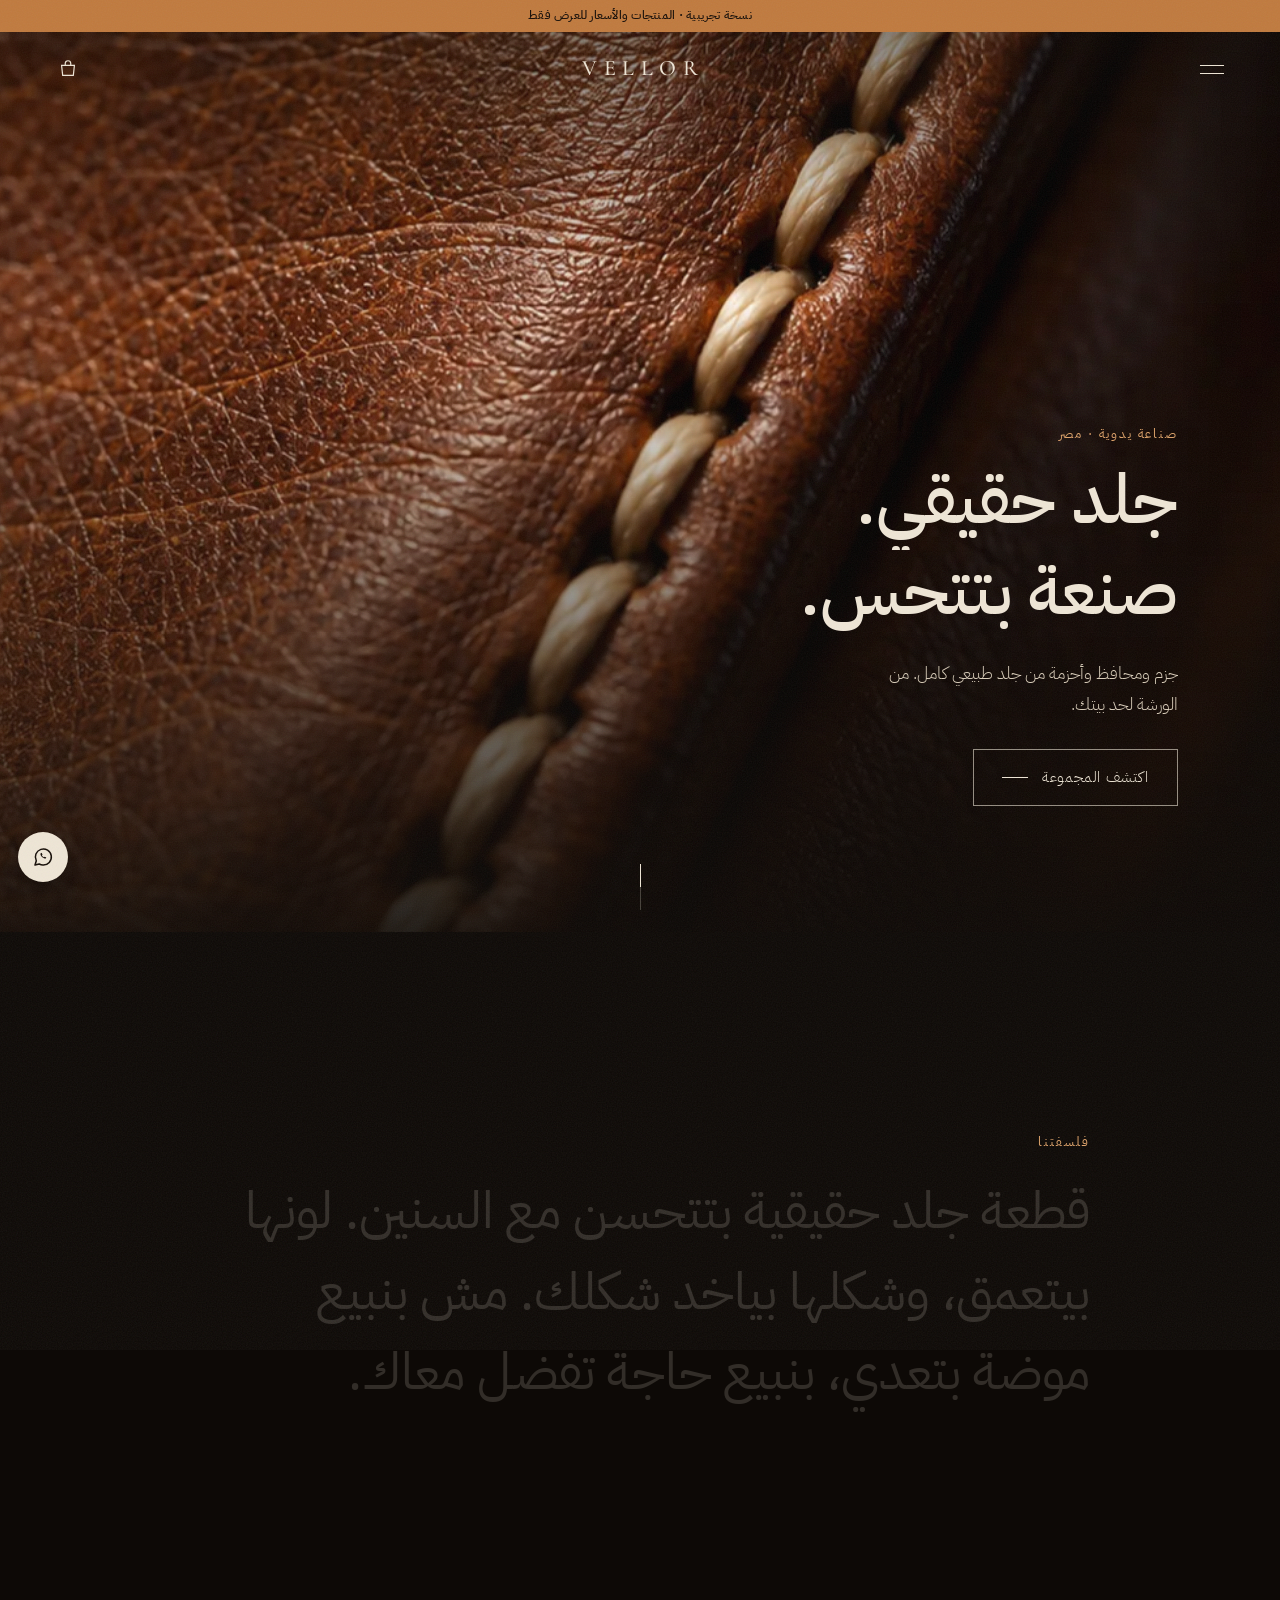
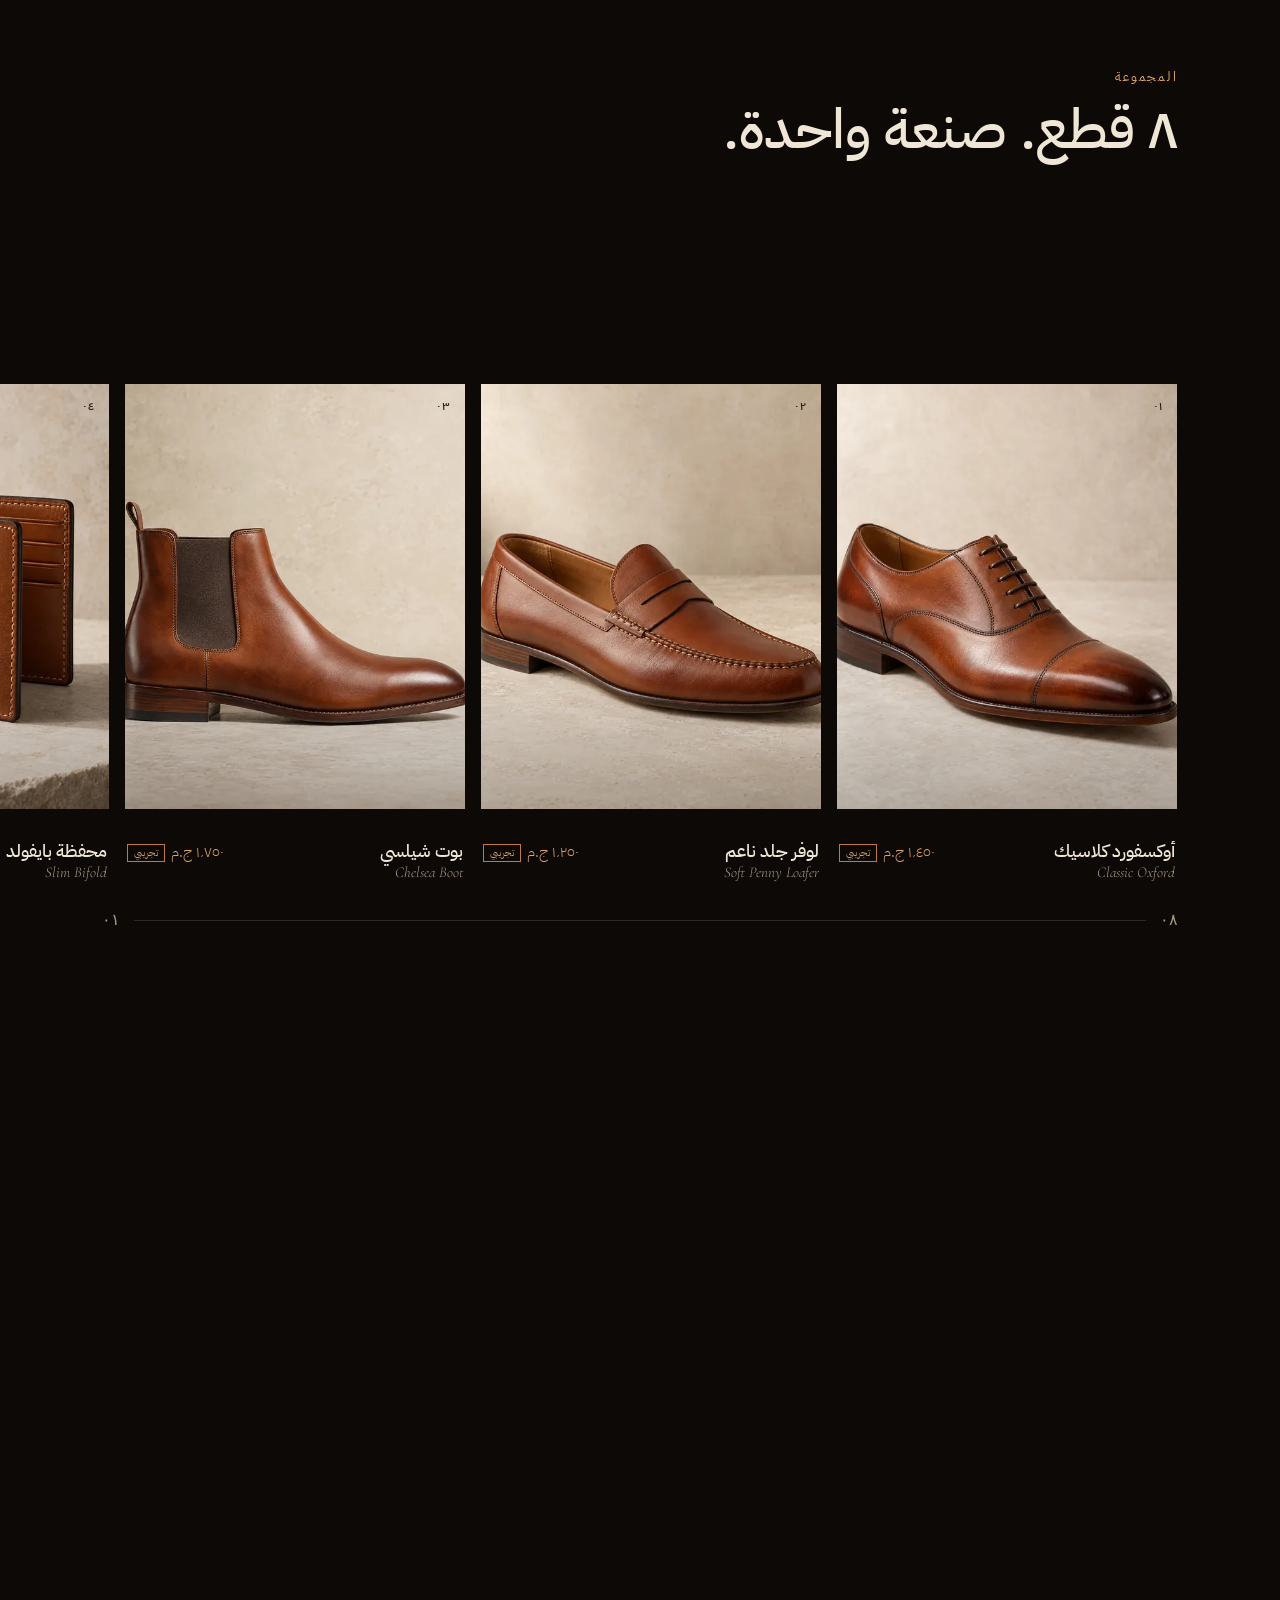
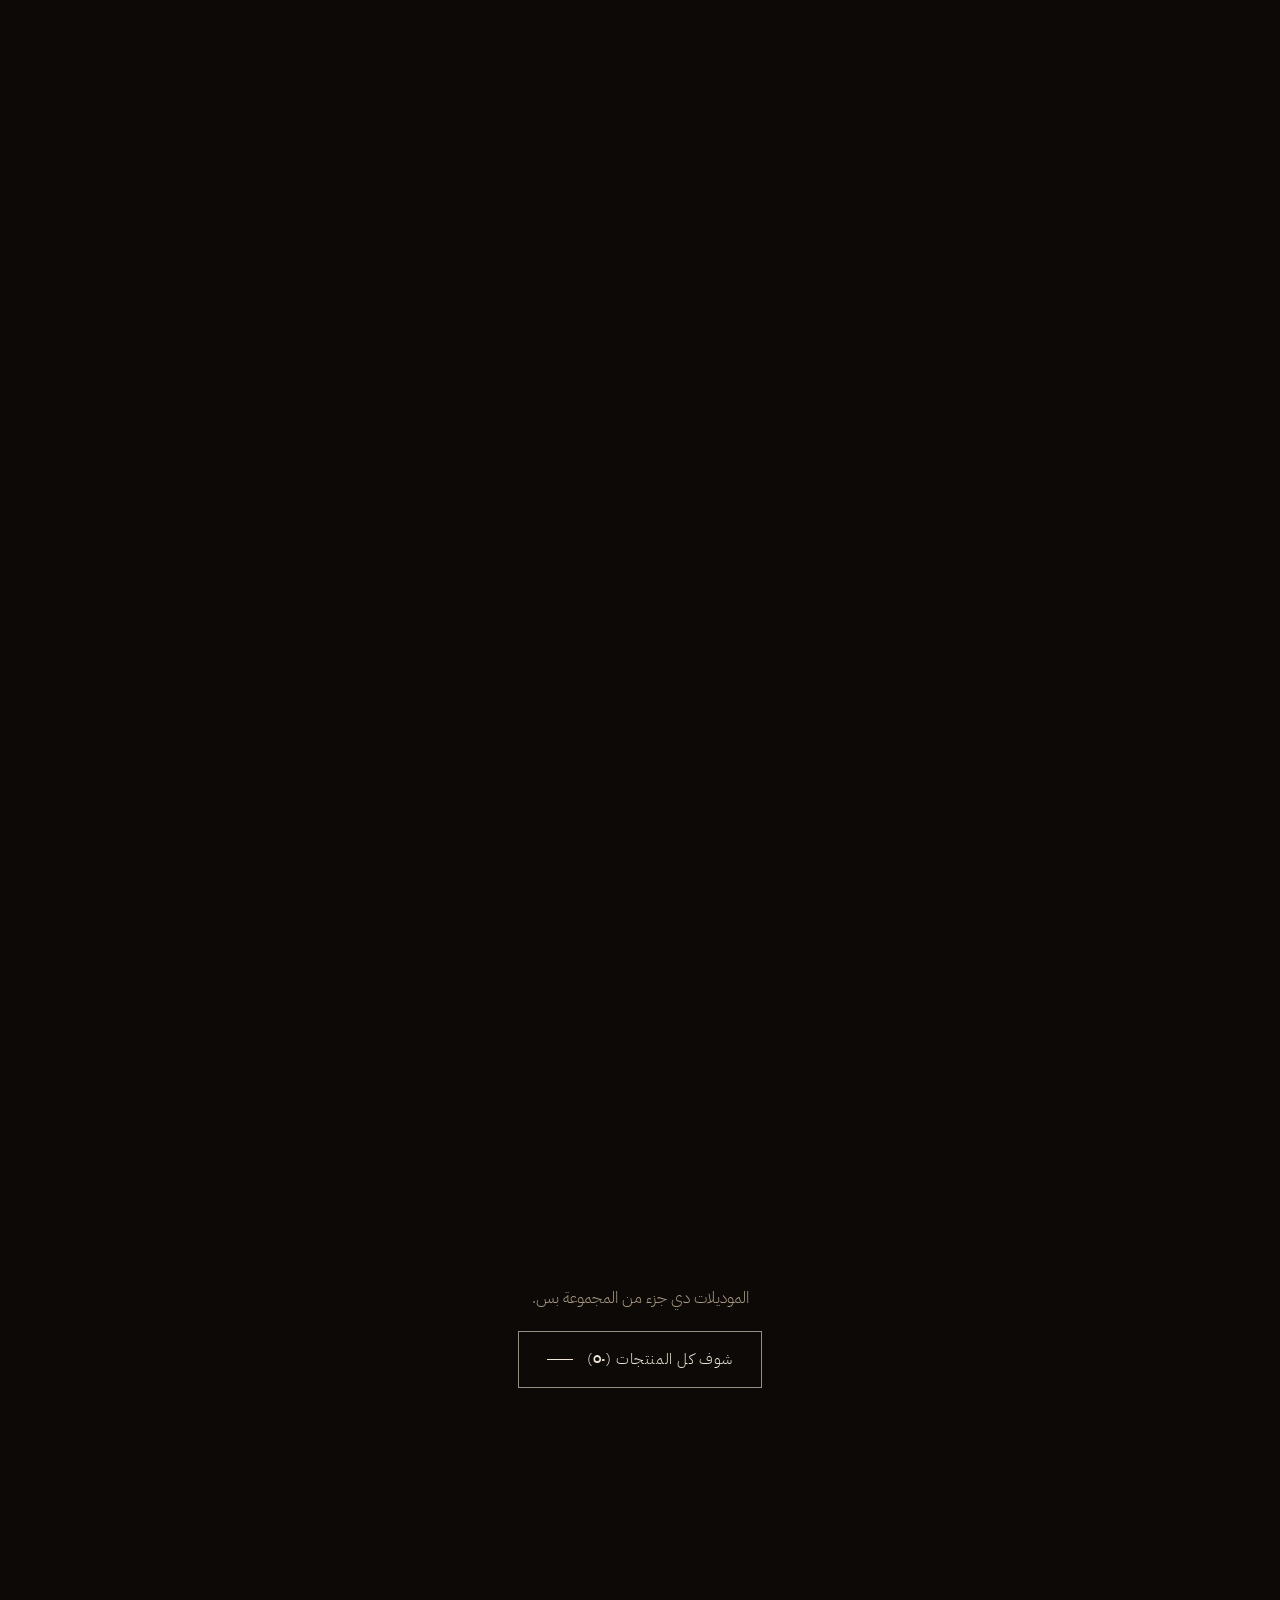
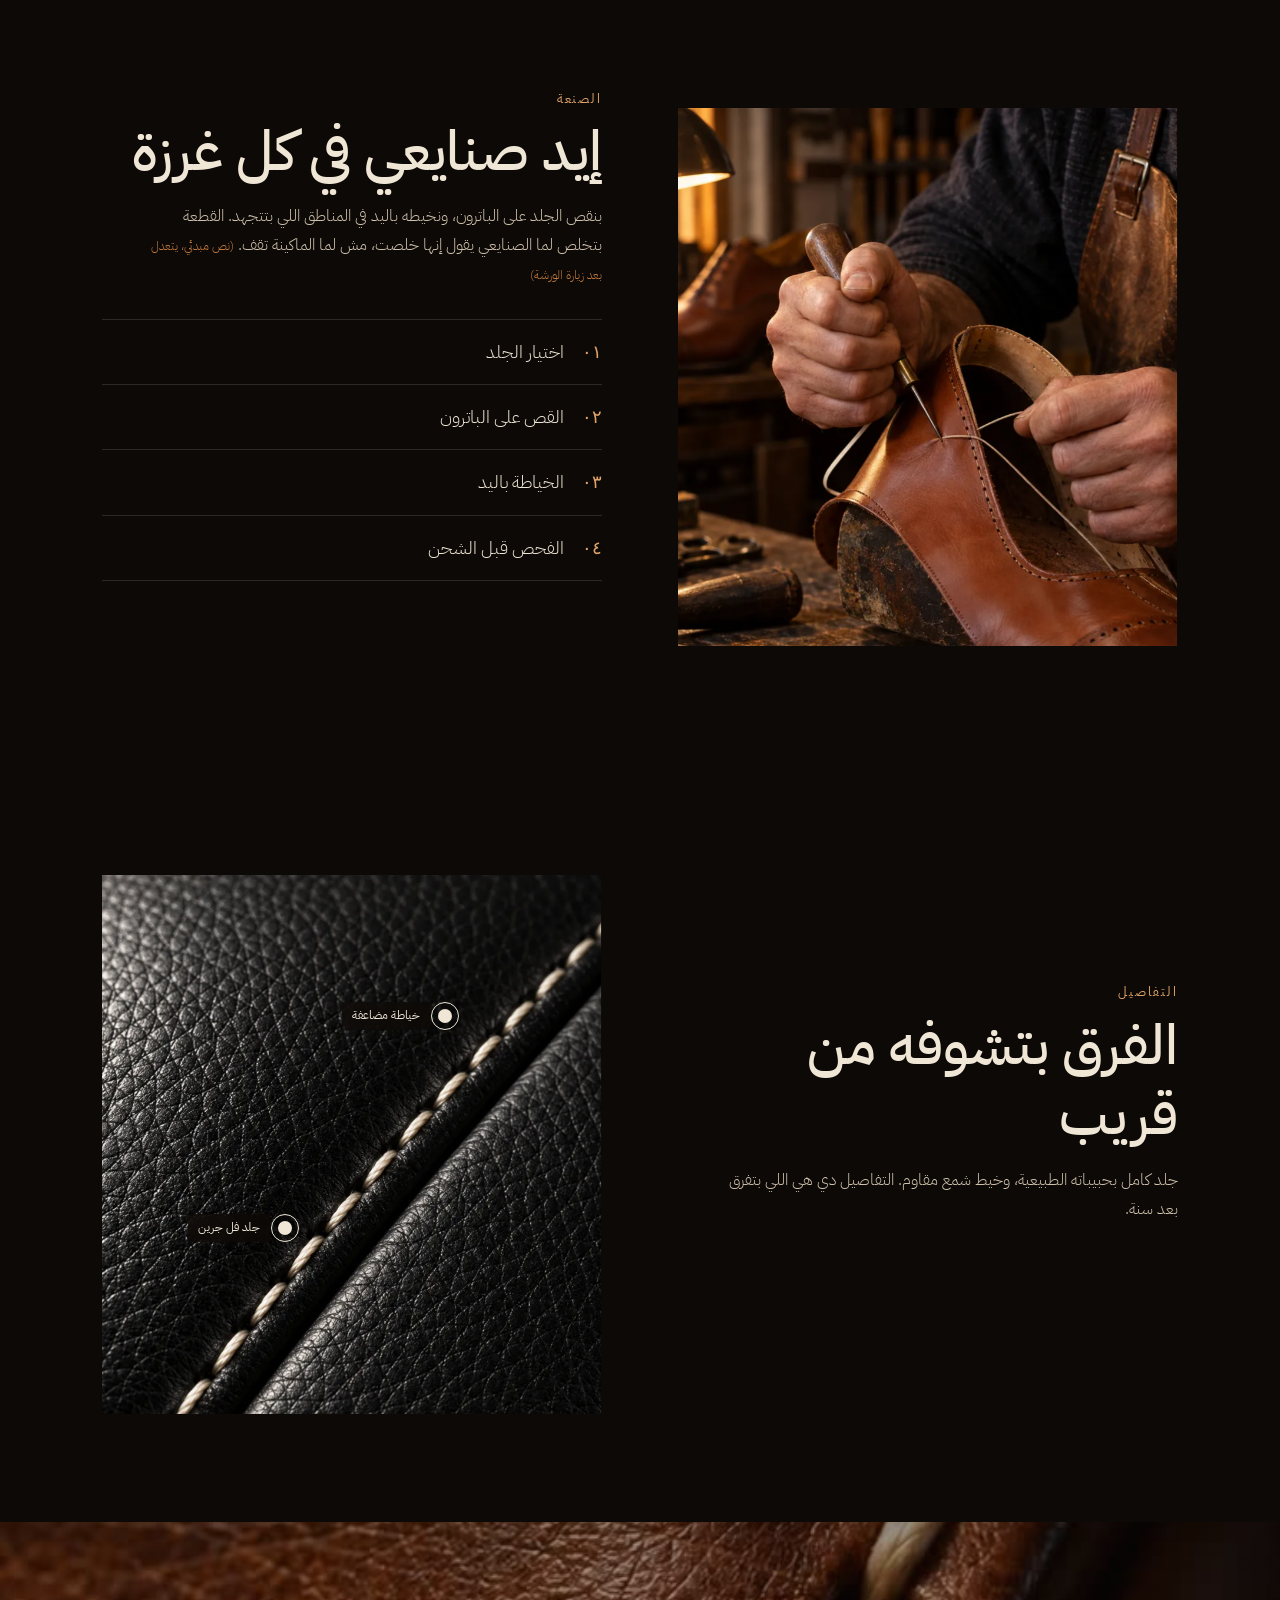
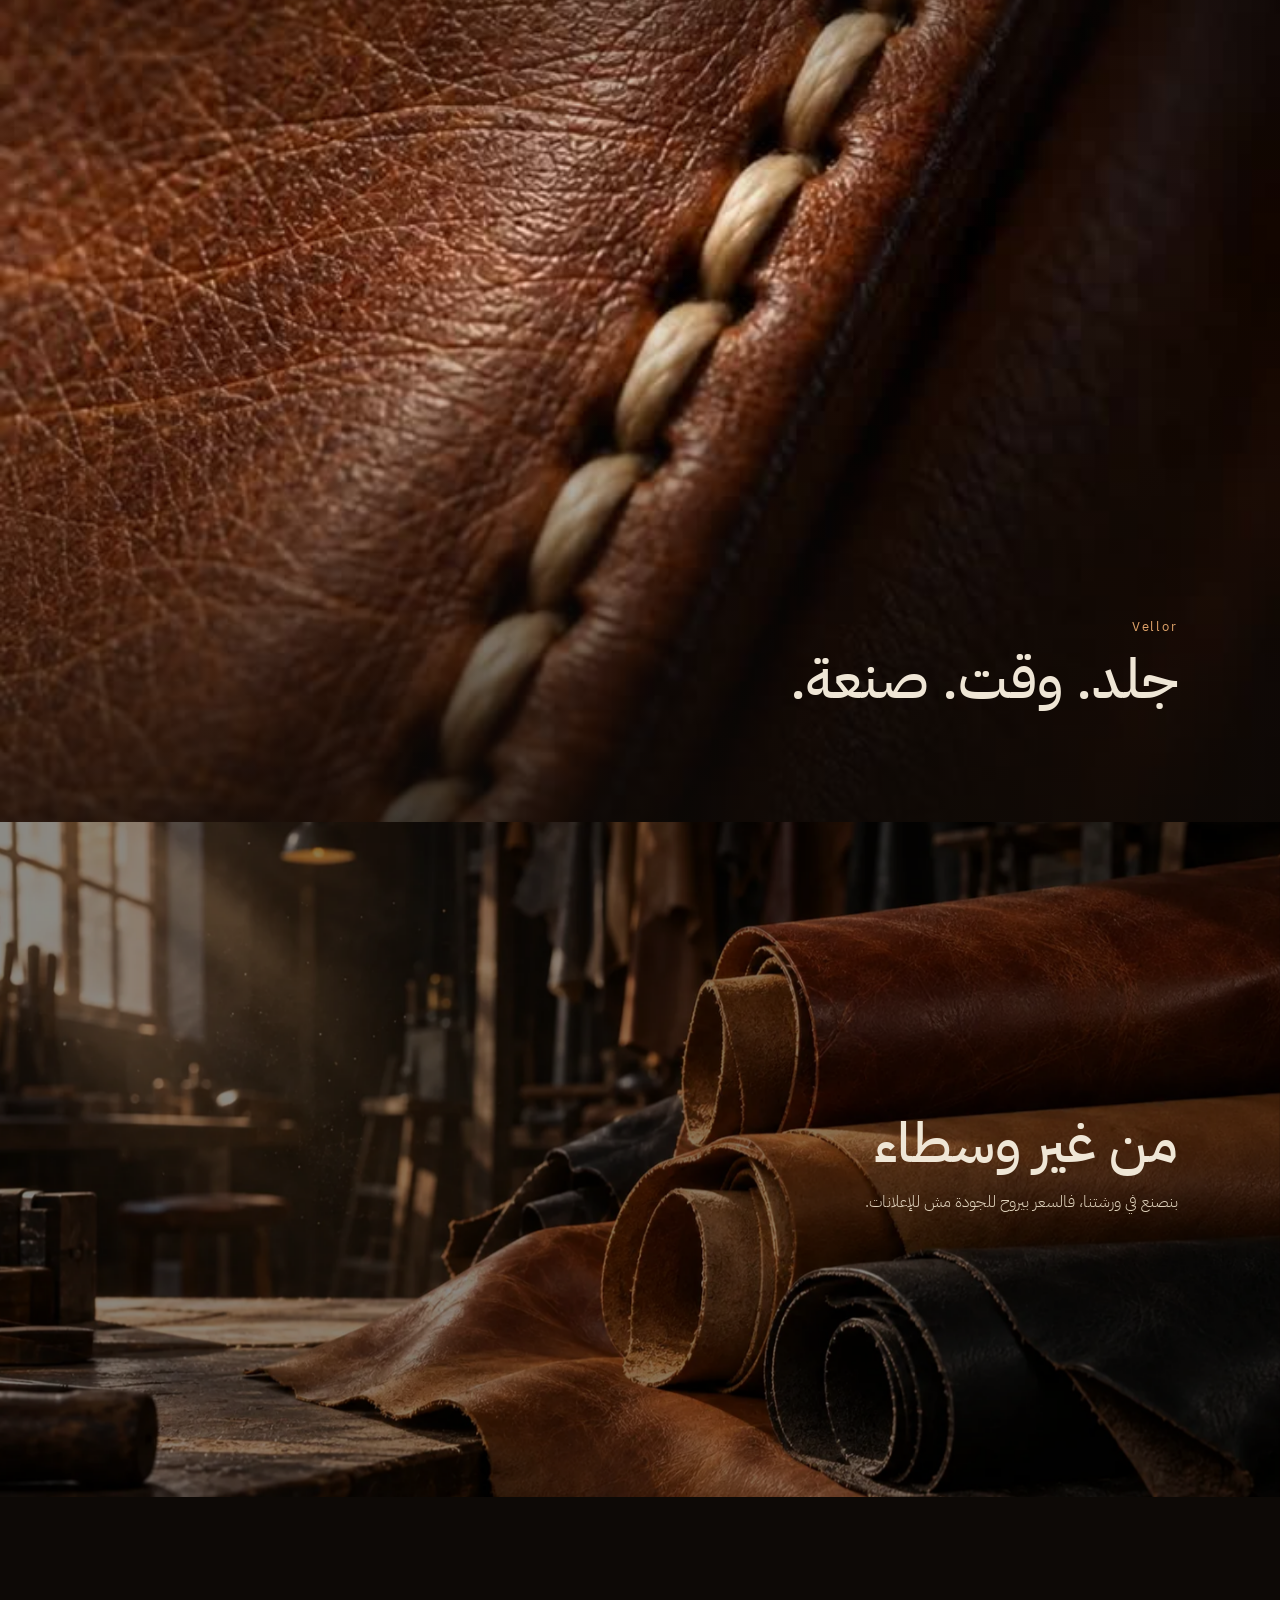
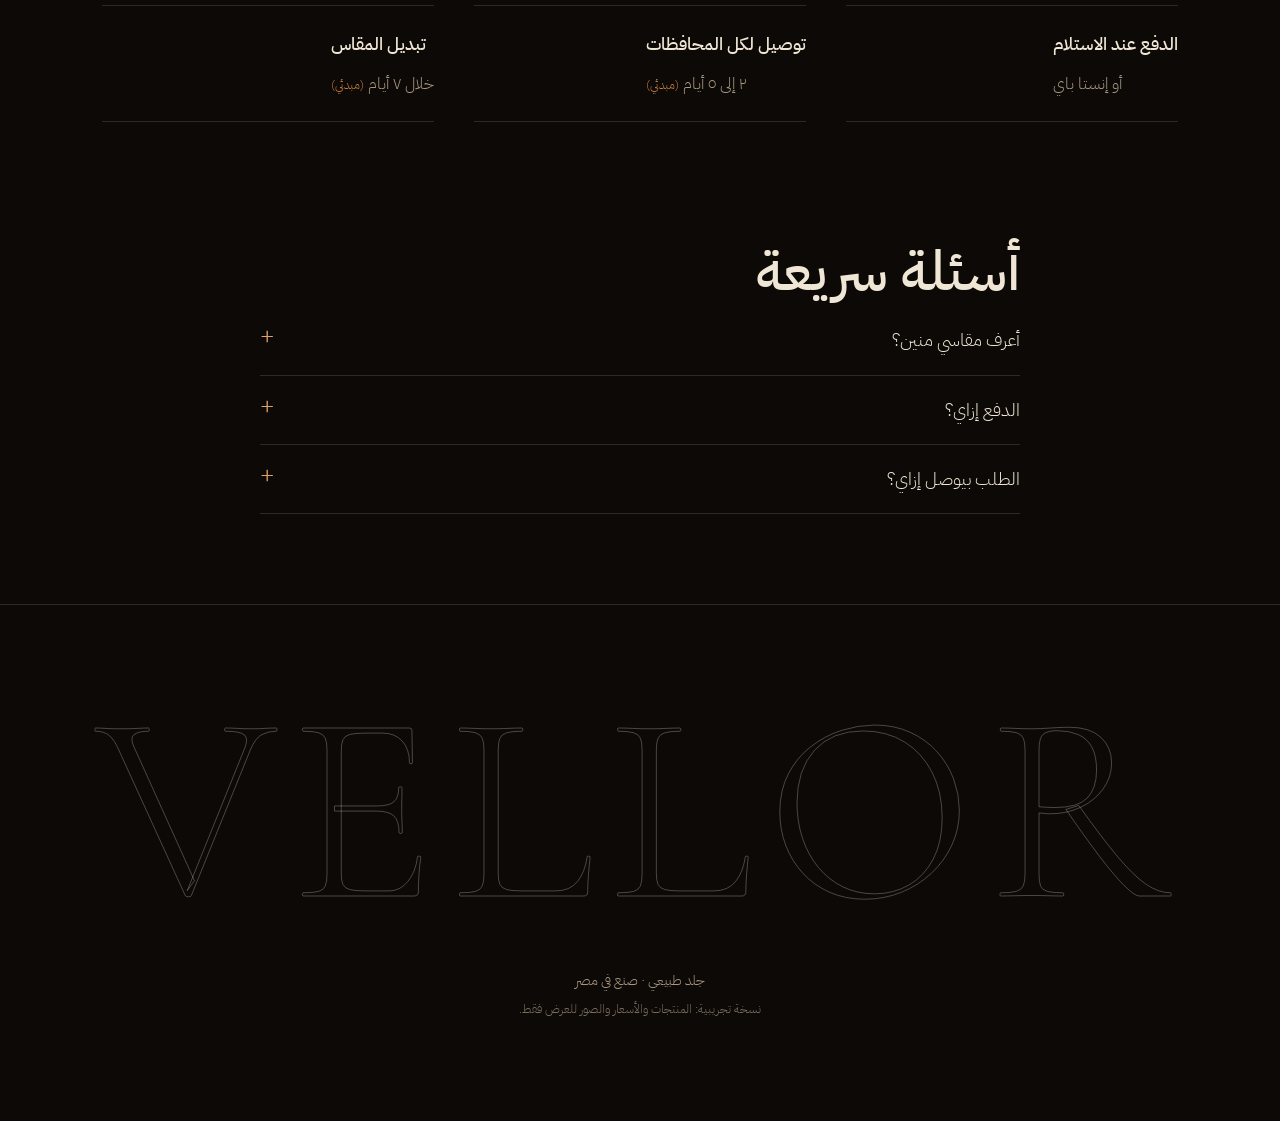
<file: index.html>
<!doctype html>
<html lang="ar" dir="rtl">
<head>
<meta charset="utf-8">
<meta name="viewport" content="width=device-width, initial-scale=1, viewport-fit=cover">
<title>Vellor | جلد طبيعي بصنعة مصرية</title>
<meta name="description" content="جزم ومحافظ وأحزمة من الجلد الطبيعي، مصنوعة باليد في مصر. الدفع عند الاستلام أو إنستا باي.">
<meta name="theme-color" content="#0d0906">
<meta property="og:title" content="Vellor"><meta property="og:image" content="img/hero.webp">
<link rel="preconnect" href="https://fonts.googleapis.com">
<link rel="preconnect" href="https://fonts.gstatic.com" crossorigin>
<link href="https://fonts.googleapis.com/css2?family=Cormorant+Garamond:ital,wght@0,400;0,500;0,600;1,400&family=IBM+Plex+Sans+Arabic:wght@300;400;500;600&display=swap" rel="stylesheet">
<link rel="preload" as="image" href="img/hero.webp">
<link rel="stylesheet" href="style.css">
</head>
<body class="loading">
<div class="grain" aria-hidden="true"></div>

<div class="pre" id="pre" aria-hidden="true">
  <div class="pre-in"><div class="pre-logo"><span>V</span><span>E</span><span>L</span><span>L</span><span>O</span><span>R</span></div><i class="pre-line"></i></div>
</div>

<div class="demo-bar" id="demoBar" hidden>نسخة تجريبية · المنتجات والأسعار للعرض فقط</div>
<header class="top" id="top">
  <button class="menu-btn" id="menuBtn" aria-label="القائمة"><i></i><i></i></button>
  <a class="logo" href="#hero" aria-label="Vellor">VELLOR</a>
  <button class="cart-btn" id="openCart" aria-label="السلة">
    <svg viewBox="0 0 24 24" width="22" height="22" fill="none" stroke="currentColor" stroke-width="1.3"><path d="M5 8h14l-1.2 11H6.2L5 8z"/><path d="M9 8V6a3 3 0 016 0v2"/></svg>
    <span class="badge" id="cartCount"></span>
  </button>
</header>
<nav class="menu" id="menu" aria-hidden="true">
  <a href="#collection">المجموعة</a><a href="shop.html">كل المنتجات</a><a href="#craft">الصنعة</a><a href="#film">الفيلم</a><a href="#faq">أسئلة</a>
  <p>Vellor · جلد طبيعي · صنع في مصر</p>
</nav>

<main>
<section class="hero" id="hero">
  <div class="hero-img"><img src="img/hero.webp" alt="جلد كونياك مع خياطة يدوية" fetchpriority="high"></div>
  <div class="hero-shade"></div>
  <div class="hero-txt">
    <p class="kicker mask"><span>صناعة يدوية · مصر</span></p>
    <h1 class="split" id="h1"><span class="ln"><span>جلد حقيقي.</span></span><span class="ln"><span>صنعة بتتحس.</span></span></h1>
    <p class="lede mask"><span>جزم ومحافظ وأحزمة من جلد طبيعي كامل. من الورشة لحد بيتك.</span></p>
    <a class="cta" href="#collection"><span>اكتشف المجموعة</span><i></i></a>
  </div>
  <div class="scroll-cue"><i></i></div>
</section>

<section class="statement" id="statement">
  <p class="eyebrow" data-r>فلسفتنا</p>
  <p class="big" id="big">قطعة جلد حقيقية بتتحسن مع السنين. لونها بيتعمق، وشكلها بياخد شكلك. مش بنبيع موضة بتعدي، بنبيع حاجة تفضل معاك.</p>
</section>

<section class="collection" id="collection">
  <div class="sec-head">
    <p class="eyebrow" data-r>المجموعة</p>
    <h2 data-r>٨ قطع. صنعة واحدة.</h2>
  </div>
  <div class="hs" id="hs">
    <div class="hs-stick">
      <div class="hs-track" id="track"></div>
      <div class="hs-ui"><span id="hsNum">٠١</span><div class="hs-bar"><i id="hsBar"></i></div><span>٠٨</span></div>
    </div>
  </div>
</section>

<section class="allp"><p>الموديلات دي جزء من المجموعة بس.</p><a class="cta" href="shop.html"><span>شوف كل المنتجات (<b id="allCount">٥٠</b>)</span><i></i></a></section>

<section class="craft" id="craft">
  <div class="craft-img" data-reveal-img><img src="img/craft.webp" alt="صنايعي بيخيط جزمة بإيده" loading="lazy" data-par="0.12"></div>
  <div class="craft-txt">
    <p class="eyebrow" data-r>الصنعة</p>
    <h2 data-r>إيد صنايعي في كل غرزة</h2>
    <p data-r class="p">بنقص الجلد على الباترون، ونخيطه باليد في المناطق اللي بتتجهد. القطعة بتخلص لما الصنايعي يقول إنها خلصت، مش لما الماكينة تقف. <small class="ph">(نص مبدئي، يتعدل بعد زيارة الورشة)</small></p>
    <ol class="steps">
      <li data-r><b>٠١</b><span>اختيار الجلد</span></li>
      <li data-r><b>٠٢</b><span>القص على الباترون</span></li>
      <li data-r><b>٠٣</b><span>الخياطة باليد</span></li>
      <li data-r><b>٠٤</b><span>الفحص قبل الشحن</span></li>
    </ol>
  </div>
</section>

<section class="detail" id="detail">
  <div class="detail-img" data-reveal-img><img src="img/texture.webp" alt="جلد أسود مع خياطة" loading="lazy" data-par="0.1">
    <span class="hot" style="top:34%;right:30%"><i></i><b>خياطة مضاعفة</b></span>
    <span class="hot" style="top:68%;right:62%"><i></i><b>جلد فل جرين</b></span>
  </div>
  <div class="detail-txt"><p class="eyebrow" data-r>التفاصيل</p><h2 data-r>الفرق بتشوفه من قريب</h2><p class="p" data-r>جلد كامل بحبيباته الطبيعية، وخيط شمع مقاوم. التفاصيل دي هي اللي بتفرق بعد سنة.</p></div>
</section>

<section class="film" id="film">
  <video id="filmV" autoplay muted loop playsinline preload="metadata" poster="media/film-poster.jpg"><source src="media/film.mp4" type="video/mp4"></video>
  <div class="film-shade"></div>
  <div class="film-txt"><p class="eyebrow" data-r>Vellor</p><h2 data-r>جلد. وقت. صنعة.</h2></div>
</section>

<section class="wide" id="wide">
  <img src="img/wide.webp" alt="لفائف جلد في الورشة" loading="lazy" data-par="0.18">
  <div class="wide-txt"><h2 data-r>من غير وسطاء</h2><p data-r>بنصنع في ورشتنا، فالسعر بيروح للجودة مش للإعلانات.</p></div>
</section>

<section class="trust">
  <div data-r><b>الدفع عند الاستلام</b><span>أو إنستا باي</span></div>
  <div data-r><b>توصيل لكل المحافظات</b><span>٢ إلى ٥ أيام <small class="ph">(مبدئي)</small></span></div>
  <div data-r><b>تبديل المقاس</b><span>خلال ٧ أيام <small class="ph">(مبدئي)</small></span></div>
</section>

<section class="faq" id="faq">
  <h2 data-r>أسئلة سريعة</h2>
  <details data-r><summary>أعرف مقاسي منين؟</summary><p>اختار مقاسك المعتاد. لو بين مقاسين خد الأكبر، ولو محتار ابعتلنا على واتساب.</p></details>
  <details data-r><summary>الدفع إزاي؟</summary><p>كاش عند الاستلام، أو إنستا باي وتبعتلنا صورة التحويل على واتساب.</p></details>
  <details data-r><summary>الطلب بيوصل إزاي؟</summary><p>بتبعت الطلب على واتساب، بنأكده معاك وبنشحنه.</p></details>
</section>
</main>

<footer>
  <div class="giant" aria-hidden="true">VELLOR</div>
  <p>جلد طبيعي · صنع في مصر</p>
  <p class="tiny" id="footDemo"></p>
</footer>

<a class="wa-float" id="waFloat" target="_blank" rel="noopener" aria-label="واتساب"><svg viewBox="0 0 24 24" width="24" height="24" fill="none" stroke="currentColor" stroke-width="1.5" stroke-linejoin="round"><path d="M4 20l1.3-4.2A8 8 0 1112 20a8 8 0 01-3.800-1z"/><path d="M9.300 8.800c.2 2.300 2.600 4.600 5 5l1.100-1.200-1.800-.9-.8.600c-.8-.4-1.500-1.100-1.900-1.900l.6-.8-.9-1.800z" fill="currentColor" stroke="none"/></svg></a>

<div class="overlay" id="overlay" hidden></div>
<aside class="sheet prod" id="prodSheet" hidden role="dialog" aria-modal="true">
  <button class="x" data-close aria-label="إغلاق">×</button>
  <div class="pimg"><img id="pImg" alt=""></div>
  <div class="pbody">
    <p class="eyebrow" id="pEn"></p>
    <h3 id="pName"></h3>
    <p class="price" id="pPrice"></p>
    <p class="pdesc" id="pDesc"></p>
    <div class="opt" id="colorOpt"><span>اللون</span><div class="chips" id="colorChips"></div></div>
    <div class="opt" id="sizeOpt"><span>المقاس</span><div class="chips" id="sizeChips"></div></div>
    <p class="err" id="pErr"></p>
    <button class="cta solid full" id="addBtn"><span>أضف للسلة</span></button>
  </div>
</aside>
<aside class="sheet cart" id="cartSheet" hidden role="dialog" aria-modal="true">
  <button class="x" data-close aria-label="إغلاق">×</button>
  <div class="pbody">
    <h3>سلتك</h3>
    <div id="cartList"></div>
    <div class="totals" id="totals"></div>
    <form id="orderForm" novalidate>
      <h4>بيانات التوصيل</h4>
      <label>الاسم<input name="name" autocomplete="name"></label>
      <label>رقم الموبايل<input name="phone" inputmode="tel" autocomplete="tel" placeholder="01xxxxxxxxx"></label>
      <label>المحافظة<input name="gov"></label>
      <label>العنوان بالتفصيل<textarea name="addr" rows="2"></textarea></label>
      <h4>طريقة الدفع</h4>
      <label class="radio"><input type="radio" name="pay" value="cod" checked> الدفع عند الاستلام</label>
      <label class="radio"><input type="radio" name="pay" value="instapay"> إنستا باي</label>
      <div class="ipbox" id="ipBox" hidden></div>
      <p class="err" id="formErr"></p>
      <button class="cta solid full" type="submit"><span>ابعت الطلب على واتساب</span></button>
      <p class="note">الطلب بيتبعت كرسالة واتساب جاهزة وبتأكده معانا هناك. مفيش دفع بيحصل على الموقع.</p>
    </form>
  </div>
</aside>
<div class="toast" id="toast" hidden></div>
<script src="config.js"></script>
<script src="products.js"></script>
<script src="data.js" data-next="app.js"></script></body>
</html>
</file>
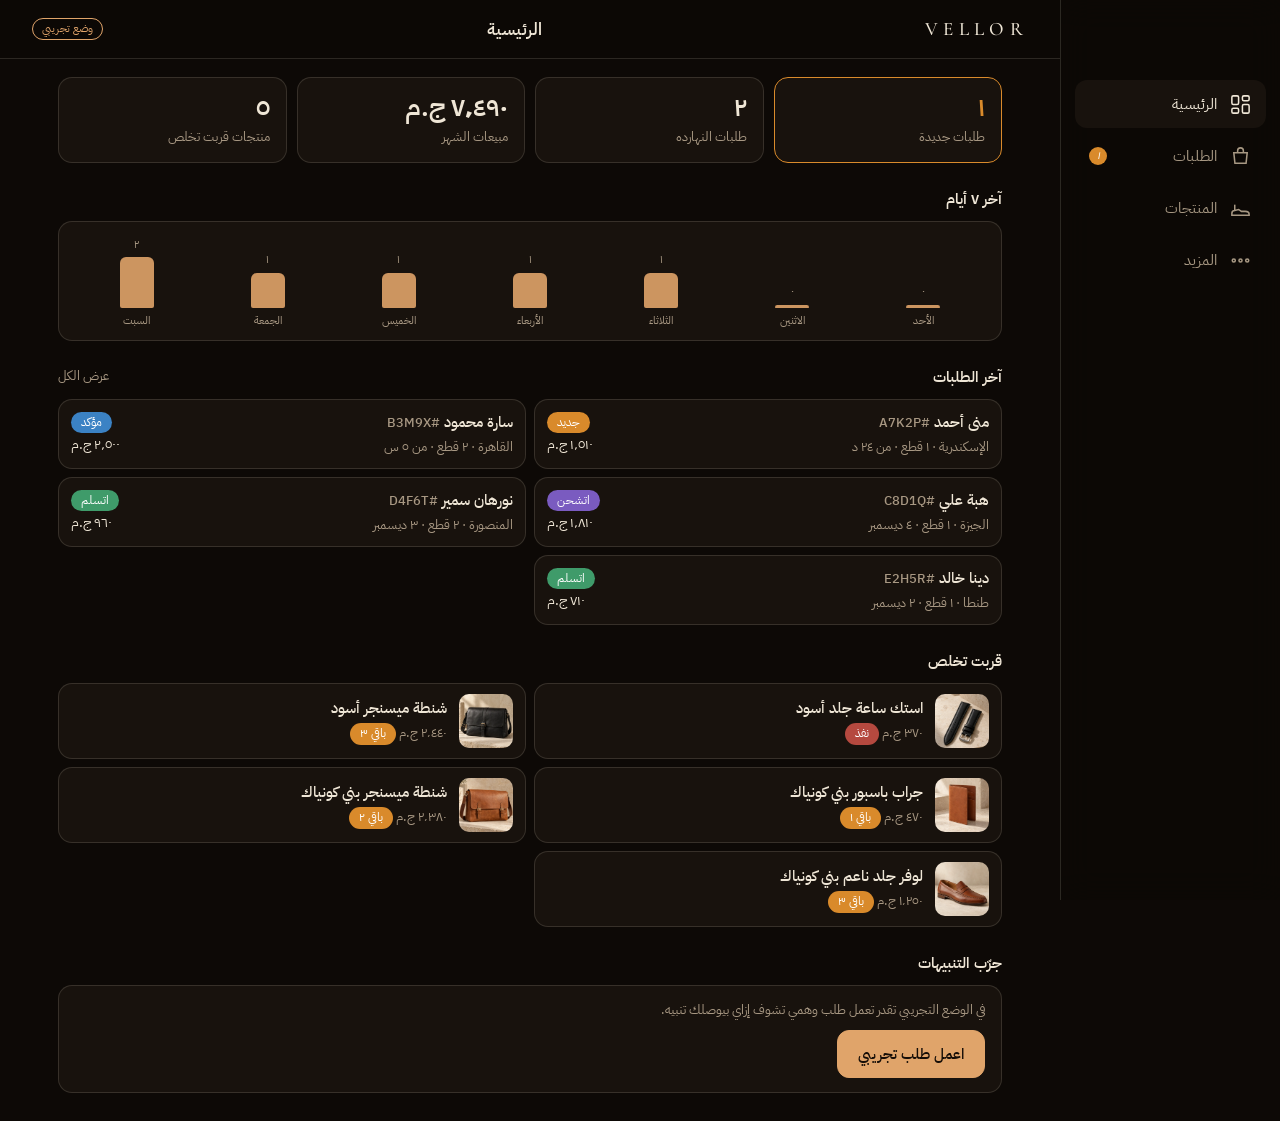
<file: admin/index.html>
<!doctype html>
<html lang="ar" dir="rtl">
<head>
<meta charset="utf-8">
<meta name="viewport" content="width=device-width, initial-scale=1, viewport-fit=cover">
<title>Vellor | لوحة التحكم</title>
<meta name="robots" content="noindex,nofollow">
<meta name="theme-color" content="#0d0906">
<meta name="apple-mobile-web-app-capable" content="yes"><meta name="mobile-web-app-capable" content="yes">
<meta name="apple-mobile-web-app-title" content="Vellor Admin">
<link rel="manifest" href="manifest.webmanifest">
<link rel="apple-touch-icon" href="icon-192.png">
<link rel="icon" href="icon-192.png">
<link rel="preconnect" href="https://fonts.googleapis.com"><link rel="preconnect" href="https://fonts.gstatic.com" crossorigin>
<link href="https://fonts.googleapis.com/css2?family=Cormorant+Garamond:ital,wght@0,400;0,500;0,600;1,400&family=IBM+Plex+Sans+Arabic:wght@300;400;500;600&display=swap" rel="stylesheet">
<link rel="stylesheet" href="admin.css">
</head>
<body>
<div id="app"></div>
<script src="../config.js"></script>
<script src="../products.js"></script>
<script>window.IMG_BASE="../img/"</script>
<script src="../data.js"></script>
<script src="admin.js"></script>
</body>
</html>
</file>
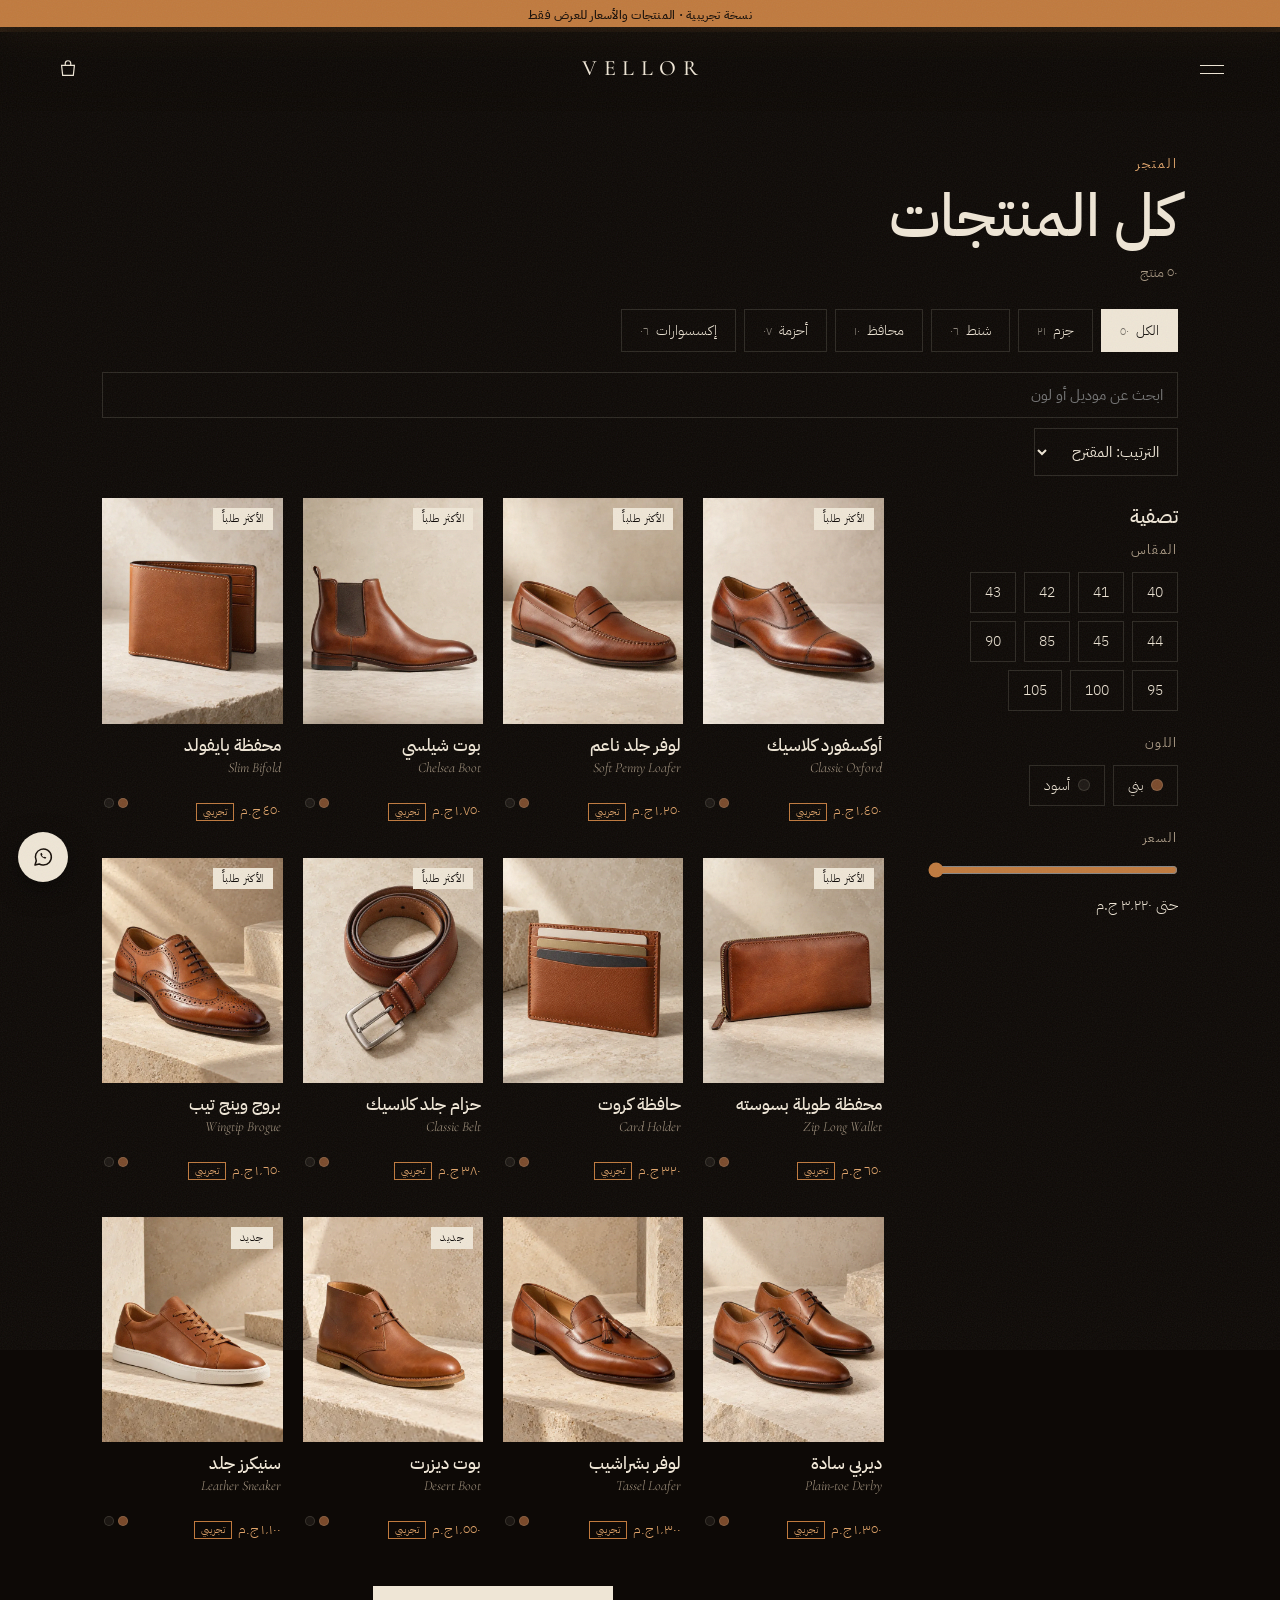
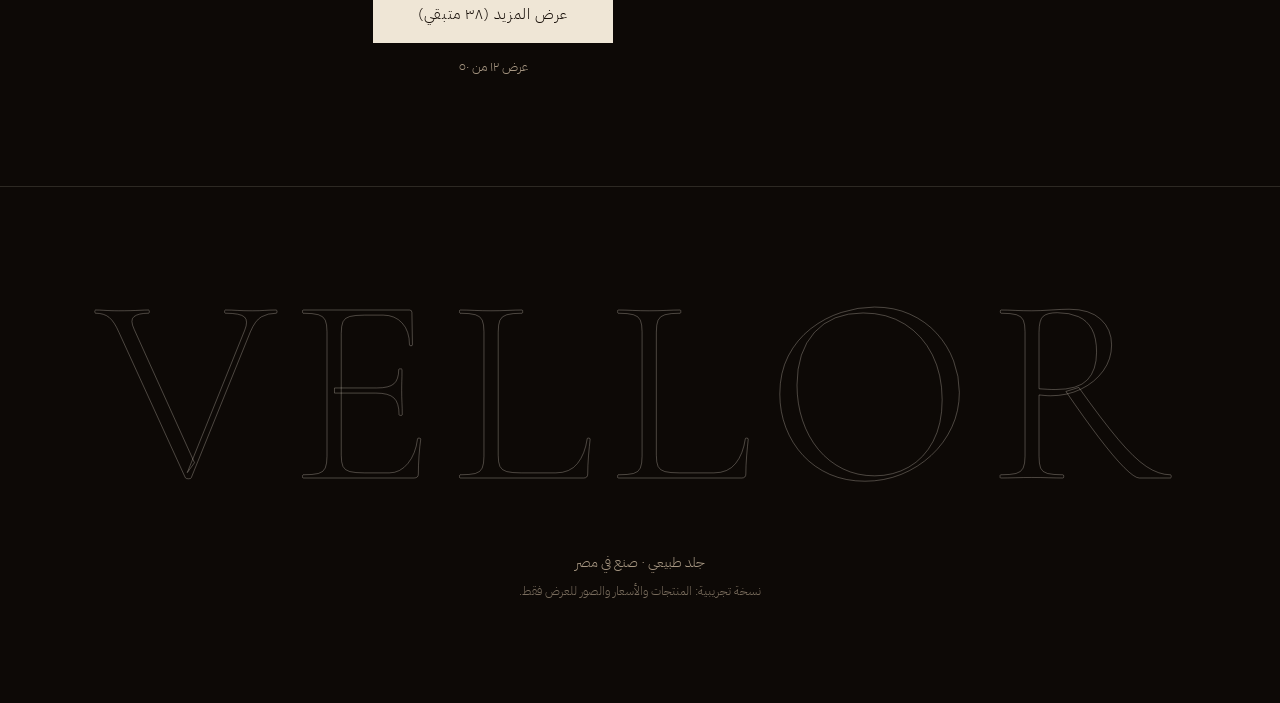
<file: shop.html>
<!doctype html>
<html lang="ar" dir="rtl">
<head>
<meta charset="utf-8">
<meta name="viewport" content="width=device-width, initial-scale=1, viewport-fit=cover">
<title>كل المنتجات | Vellor</title>
<meta name="description" content="جزم ومحافظ وأحزمة من الجلد الطبيعي، مصنوعة باليد في مصر. الدفع عند الاستلام أو إنستا باي.">
<meta name="theme-color" content="#0d0906">
<meta property="og:title" content="Vellor"><meta property="og:image" content="img/hero.webp">
<link rel="preconnect" href="https://fonts.googleapis.com">
<link rel="preconnect" href="https://fonts.gstatic.com" crossorigin>
<link href="https://fonts.googleapis.com/css2?family=Cormorant+Garamond:ital,wght@0,400;0,500;0,600;1,400&family=IBM+Plex+Sans+Arabic:wght@300;400;500;600&display=swap" rel="stylesheet">

<link rel="stylesheet" href="style.css">
</head>
<body class="shop">
<div class="grain" aria-hidden="true"></div>
<div class="demo-bar" id="demoBar" hidden>نسخة تجريبية · المنتجات والأسعار للعرض فقط</div>
<header class="top solid" id="top">
  <button class="menu-btn" id="menuBtn" aria-label="القائمة"><i></i><i></i></button>
  <a class="logo" href="index.html" aria-label="Vellor">VELLOR</a>
  <button class="cart-btn" id="openCart" aria-label="السلة">
    <svg viewBox="0 0 24 24" width="22" height="22" fill="none" stroke="currentColor" stroke-width="1.3"><path d="M5 8h14l-1.2 11H6.2L5 8z"/><path d="M9 8V6a3 3 0 016 0v2"/></svg>
    <span class="badge" id="cartCount"></span>
  </button>
</header>
<nav class="menu" id="menu" aria-hidden="true">
  <a href="index.html#collection">المجموعة</a><a href="shop.html">كل المنتجات</a><a href="index.html#craft">الصنعة</a><a href="index.html#film">الفيلم</a><a href="index.html#faq">أسئلة</a>
  <p>Vellor · جلد طبيعي · صنع في مصر</p>
</nav>
<main><div class="shop-main">
  <div class="shop-head"><p class="eyebrow">المتجر</p><h1>كل المنتجات</h1><p id="count"></p></div>
  <div class="cats" id="cats"></div>
  <div class="bar">
    <input id="q" type="search" placeholder="ابحث عن موديل أو لون" aria-label="بحث">
    <select id="sort" aria-label="ترتيب"><option value="rec">الترتيب: المقترح</option><option value="new">الأحدث</option><option value="pa">السعر: الأقل أولاً</option><option value="pd">السعر: الأعلى أولاً</option></select>
    <button id="fBtn" type="button">تصفية</button>
  </div>
  <div class="shop-body">
    <aside class="fp" id="filters" aria-label="تصفية">
      <div class="fhead"><b>تصفية</b><button type="button" id="clear">مسح الكل</button><button type="button" data-fclose aria-label="إغلاق">إغلاق</button></div>
      <h4>المقاس</h4><div class="chips2" id="sizeF"></div>
      <h4>اللون</h4><div class="chips2" id="colF"></div>
      <h4>السعر</h4><input type="range" id="price" aria-label="أقصى سعر"><span id="priceV"></span>
      <button type="button" class="cta solid full fapply" data-fclose><span>عرض النتائج</span></button>
    </aside>
    <div class="grid-wrap">
      <div class="grid" id="grid"></div>
      <div id="none" hidden><p>مفيش منتجات بالمواصفات دي.</p><button type="button">امسح الفلاتر</button></div>
      <div class="more"><button class="cta solid" id="more" type="button"><span>عرض المزيد</span></button><span id="resN"></span></div>
    </div>
  </div>
</div></main>
<div class="fov" data-fclose></div>
<footer>
  <div class="giant" aria-hidden="true">VELLOR</div>
  <p>جلد طبيعي · صنع في مصر</p>
  <p class="tiny" id="footDemo"></p>
</footer>
<a class="wa-float" id="waFloat" target="_blank" rel="noopener" aria-label="واتساب"><svg viewBox="0 0 24 24" width="24" height="24" fill="none" stroke="currentColor" stroke-width="1.5" stroke-linejoin="round"><path d="M4 20l1.3-4.2A8 8 0 1112 20a8 8 0 01-3.800-1z"/><path d="M9.300 8.800c.2 2.300 2.600 4.600 5 5l1.100-1.200-1.800-.9-.8.600c-.8-.4-1.500-1.100-1.900-1.900l.6-.8-.9-1.800z" fill="currentColor" stroke="none"/></svg></a>
<div class="overlay" id="overlay" hidden></div>
<aside class="sheet prod" id="prodSheet" hidden role="dialog" aria-modal="true">
  <button class="x" data-close aria-label="إغلاق">×</button>
  <div class="pimg"><img id="pImg" alt=""></div>
  <div class="pbody">
    <p class="eyebrow" id="pEn"></p>
    <h3 id="pName"></h3>
    <p class="price" id="pPrice"></p>
    <p class="pdesc" id="pDesc"></p>
    <div class="opt" id="colorOpt"><span>اللون</span><div class="chips" id="colorChips"></div></div>
    <div class="opt" id="sizeOpt"><span>المقاس</span><div class="chips" id="sizeChips"></div></div>
    <p class="err" id="pErr"></p>
    <button class="cta solid full" id="addBtn"><span>أضف للسلة</span></button>
  </div>
</aside>
<aside class="sheet cart" id="cartSheet" hidden role="dialog" aria-modal="true">
  <button class="x" data-close aria-label="إغلاق">×</button>
  <div class="pbody">
    <h3>سلتك</h3>
    <div id="cartList"></div>
    <div class="totals" id="totals"></div>
    <form id="orderForm" novalidate>
      <h4>بيانات التوصيل</h4>
      <label>الاسم<input name="name" autocomplete="name"></label>
      <label>رقم الموبايل<input name="phone" inputmode="tel" autocomplete="tel" placeholder="01xxxxxxxxx"></label>
      <label>المحافظة<input name="gov"></label>
      <label>العنوان بالتفصيل<textarea name="addr" rows="2"></textarea></label>
      <h4>طريقة الدفع</h4>
      <label class="radio"><input type="radio" name="pay" value="cod" checked> الدفع عند الاستلام</label>
      <label class="radio"><input type="radio" name="pay" value="instapay"> إنستا باي</label>
      <div class="ipbox" id="ipBox" hidden></div>
      <p class="err" id="formErr"></p>
      <button class="cta solid full" type="submit"><span>ابعت الطلب على واتساب</span></button>
      <p class="note">الطلب بيتبعت كرسالة واتساب جاهزة وبتأكده معانا هناك. مفيش دفع بيحصل على الموقع.</p>
    </form>
  </div>
</aside>
<div class="toast" id="toast" hidden></div>
<script src="config.js"></script>
<script src="products.js"></script>
<script src="data.js" data-next="app.js,shop.js"></script>
</body>
</html>
</file>
<file: style.css>
:root{--bg:#0d0906;--bg2:#15100b;--ink:#efe6d6;--mut:#a89883;--cog:#c07a3e;--cog2:#e0a46a;--line:rgba(239,230,214,.14);--ease:cubic-bezier(.16,.84,.24,1)}
[hidden]{display:none!important}
*{box-sizing:border-box;margin:0;padding:0;-webkit-tap-highlight-color:transparent}
html{scroll-behavior:smooth}
body{font-family:'IBM Plex Sans Arabic','Noto Sans Arabic',system-ui,sans-serif;background:var(--bg);color:var(--ink);line-height:1.8;font-size:16px;font-weight:300;overflow-x:hidden}
body.loading{overflow:hidden}
img{display:block;max-width:100%}
a{color:inherit;text-decoration:none}
button{font:inherit;color:inherit;cursor:pointer}
h1,h2,h3{font-weight:500;line-height:1.25}
.grain{position:fixed;top:-50%;right:-50%;bottom:-50%;left:-50%;inset:-50%;z-index:60;pointer-events:none;opacity:.07;animation:gr 1.2s steps(6) infinite;
 background-image:url("data:image/svg+xml;utf8,<svg xmlns='http://www.w3.org/2000/svg' width='200' height='200'><filter id='n'><feTurbulence type='fractalNoise' baseFrequency='.8' numOctaves='2' stitchTiles='stitch'/></filter><rect width='200' height='200' filter='url(%23n)'/></svg>")}
@keyframes gr{0%{transform:translate(0,0)}20%{transform:translate(-3%,2%)}40%{transform:translate(2%,-3%)}60%{transform:translate(-2%,-1%)}80%{transform:translate(3%,3%)}100%{transform:translate(0,0)}}
/* preloader */
.pre{position:fixed;top:0;right:0;bottom:0;left:0;inset:0;z-index:100;background:var(--bg);display:grid;place-items:center;transition:transform 1.1s var(--ease) .15s;will-change:transform}
body:not(.loading) .pre{transform:translateY(-101%)}
.pre-logo{font-family:'Cormorant Garamond',Georgia,serif;font-size:42px;letter-spacing:.32em;display:flex;direction:ltr;padding-left:.32em}
.pre-logo span{opacity:0;transform:translateY(16px);animation:lt .9s var(--ease) forwards}
.pre-logo span:nth-child(2){animation-delay:.08s}.pre-logo span:nth-child(3){animation-delay:.16s}.pre-logo span:nth-child(4){animation-delay:.24s}.pre-logo span:nth-child(5){animation-delay:.32s}.pre-logo span:nth-child(6){animation-delay:.4s}
@keyframes lt{to{opacity:1;transform:none}}
.pre-line{display:block;height:1px;background:var(--cog);margin:18px auto 0;width:0;animation:ln 1.3s var(--ease) .4s forwards}
@keyframes ln{to{width:140px}}
.demo-bar{background:var(--cog);color:#150d07;text-align:center;font-size:12px;padding:5px 10px;font-weight:500;letter-spacing:.02em}
/* header */
.top{position:fixed;top:0;left:0;right:0;z-index:50;display:flex;align-items:center;justify-content:space-between;padding:16px 20px;transition:background .4s,backdrop-filter .4s,transform .5s var(--ease)}
.demo-bar:not([hidden])~.top{top:27px}
.top.solid{background:rgba(13,9,6,.82);backdrop-filter:blur(14px)}
.logo{font-family:'Cormorant Garamond',Georgia,serif;font-size:22px;letter-spacing:.3em;font-weight:500;direction:ltr;padding-left:.3em}
.cart-btn,.menu-btn{background:none;border:0;position:relative;width:40px;height:40px;display:grid;place-items:center}
.menu-btn{align-content:center;gap:7px}
.menu-btn i{display:block;width:24px;height:1px;background:var(--ink);transition:transform .5s var(--ease)}
.menu-open .menu-btn i:first-child{transform:translateY(4px) rotate(45deg)}.menu-open .menu-btn i:last-child{transform:translateY(-4px) rotate(-45deg)}
.badge{position:absolute;top:4px;left:2px;min-width:16px;height:16px;border-radius:8px;background:var(--cog);color:#150d07;font-size:10px;font-weight:600;display:grid;place-items:center;padding:0 4px;line-height:1}
.badge:empty{display:none}
.menu{position:fixed;top:0;right:0;bottom:0;left:0;inset:0;z-index:45;background:var(--bg);display:flex;flex-direction:column;justify-content:center;padding:0 12vw;clip-path:circle(0 at 92% 40px);transition:clip-path .9s var(--ease);visibility:hidden}
.menu-open .menu{clip-path:circle(150% at 92% 40px);visibility:visible}
.menu a{font-size:38px;font-weight:500;padding:6px 0;opacity:0;transform:translateY(24px);transition:.7s var(--ease)}
.menu-open .menu a{opacity:1;transform:none}
.menu-open .menu a:nth-child(1){transition-delay:.25s}.menu-open .menu a:nth-child(2){transition-delay:.32s}.menu-open .menu a:nth-child(3){transition-delay:.39s}.menu-open .menu a:nth-child(4){transition-delay:.46s}
.menu a:hover{color:var(--cog2)}
.menu p{margin-top:40px;color:var(--mut);font-size:13px}
/* hero */
.hero{position:relative;height:100vh;height:100svh;min-height:600px;overflow:hidden;display:flex;align-items:flex-end}
.hero-img{position:absolute;top:-6%;right:0;bottom:-6%;left:0;inset:-6% 0;will-change:transform}
.hero-img img{width:100%;height:100%;object-fit:cover;transform:scale(1.18);animation:kb 2.8s var(--ease) .4s forwards}
body.loading .hero-img img{animation-play-state:paused}
@keyframes kb{to{transform:scale(1.02)}}
.hero-shade{position:absolute;top:0;right:0;bottom:0;left:0;inset:0;background:linear-gradient(180deg,rgba(13,9,6,.5) 0%,rgba(13,9,6,0) 30%,rgba(13,9,6,.35) 55%,rgba(13,9,6,.92) 100%)}
.hero-txt{position:relative;z-index:2;padding:0 24px 12vh;max-width:640px}
.kicker,.eyebrow{font-size:13px;letter-spacing:.14em;color:var(--cog2);font-weight:400}
.hero h1{font-size:clamp(42px,12vw,92px);line-height:1.2;margin:14px 0 18px;font-weight:500}
.ln{display:block;overflow:hidden;padding-bottom:.12em}
.ln>span{display:block;transform:translateY(110%);transition:transform 1.3s var(--ease)}
.mask{overflow:hidden}.mask>span{display:block;transform:translateY(110%);transition:transform 1.2s var(--ease)}
body:not(.loading) .ln>span,body:not(.loading) .mask>span{transform:none}
body:not(.loading) .ln:nth-child(1)>span{transition-delay:.95s}body:not(.loading) .ln:nth-child(2)>span{transition-delay:1.1s}
body:not(.loading) .kicker>span{transition-delay:.85s}body:not(.loading) .lede>span{transition-delay:1.35s}
.lede{color:#d9cdb9;font-size:17px;max-width:30ch;margin-bottom:28px}
.cta{display:inline-flex;align-items:center;gap:14px;border:1px solid rgba(239,230,214,.6);background:transparent;padding:14px 28px;font-size:15px;letter-spacing:.04em;position:relative;overflow:hidden;transition:color .5s var(--ease),border-color .5s;opacity:0;animation:fade 1s 1.7s forwards}
body.loading .cta{animation-play-state:paused}
@keyframes fade{to{opacity:1}}
.cta span,.cta i{position:relative;z-index:1}
.cta i{display:block;width:26px;height:1px;background:currentColor;transition:width .5s var(--ease)}
.cta::before{content:"";position:absolute;top:0;right:0;bottom:0;left:0;inset:0;background:var(--ink);transform:translateY(101%);transition:transform .6s var(--ease)}
.cta:hover{color:#150d07}.cta:hover::before{transform:none}.cta:hover i{width:40px}
.cta.solid{background:var(--ink);color:#150d07;opacity:1;animation:none;border-color:var(--ink);justify-content:center}
.cta.solid::before{background:var(--cog2)}
.cta.full{width:100%;margin-top:18px}
.scroll-cue{position:absolute;z-index:2;bottom:22px;left:50%;width:1px;height:46px;background:rgba(239,230,214,.25);overflow:hidden}
.scroll-cue i{display:block;width:100%;height:50%;background:var(--ink);animation:cue 2.2s var(--ease) infinite}
@keyframes cue{0%{transform:translateY(-100%)}100%{transform:translateY(220%)}}
/* statement */
.statement{padding:22vh 24px 20vh;max-width:900px;margin:auto}
.big{font-size:clamp(26px,7vw,52px);line-height:1.55;font-weight:400;margin-top:18px}
.big .w{opacity:.16;transition:opacity .35s}
.big .w.on{opacity:1}
/* reveal utils */
[data-r]{opacity:0;transform:translateY(34px);transition:opacity 1.1s var(--ease),transform 1.1s var(--ease)}
[data-r].in{opacity:1;transform:none}
h2[data-r]{transition-duration:1.3s}
/* collection */
.sec-head{padding:8vh 24px 5vh}
.sec-head h2,.craft-txt h2,.detail-txt h2,.film-txt h2,.wide-txt h2,.faq h2{font-size:clamp(30px,8vw,56px);margin-top:6px}
.hs{position:relative}
.hs-stick{position:sticky;top:0;height:100vh;height:100svh;overflow:hidden;display:flex;flex-direction:column;justify-content:center}
.hs-track{display:flex;gap:16px;width:max-content;padding:0 24px;will-change:transform}
.pc{flex:none;width:72vw;max-width:340px;background:none;border:0;text-align:right;display:block}
.pc .im{aspect-ratio:4/5;overflow:hidden;background:#d9cdb9;position:relative}
.pc .im img{width:100%;height:100%;object-fit:cover;transform:scale(1.12);transition:transform 1.2s var(--ease)}
.pc:hover .im img,.pc:active .im img{transform:scale(1.02)}
.pc .im::after{content:"";position:absolute;top:0;right:0;bottom:0;left:0;inset:0;background:linear-gradient(180deg,transparent 60%,rgba(13,9,6,.25))}
.pc .no{position:absolute;top:12px;right:14px;z-index:2;font-size:12px;letter-spacing:.14em;color:#2a1c10;font-weight:500}
.pc .tx{padding:14px 2px 0;display:flex;justify-content:space-between;align-items:baseline;gap:10px}
.pc h3{font-size:18px}.pc .en{display:block;font-family:'Cormorant Garamond',serif;font-style:italic;color:var(--mut);font-size:15px;line-height:1.2}
.pc .p{color:var(--cog2);white-space:nowrap;font-size:15px}
.tag{display:inline-block;font-size:10px;border:1px solid var(--cog);color:var(--cog2);padding:0 6px;margin-right:6px;vertical-align:middle;line-height:1.6}
.hs-ui{display:flex;align-items:center;gap:14px;padding:26px 24px 0;font-family:'Cormorant Garamond',serif;font-size:16px;color:var(--mut);direction:ltr}
.hs-bar{flex:1;height:1px;background:var(--line);position:relative}
.hs-bar i{position:absolute;left:0;top:-.5px;height:2px;width:100%;background:var(--cog2);transform-origin:left;transform:scaleX(0)}
/* craft */
.craft{padding:14vh 0 10vh}
.craft-img{margin:0 24px;aspect-ratio:4/5;overflow:hidden;clip-path:inset(0 0 97% 0);transition:clip-path 1.5s var(--ease)}
.craft-img.in,.detail-img.in{clip-path:inset(0)}
.craft-img img,.detail-img img{width:100%;height:118%;object-fit:cover;will-change:transform}
.craft-txt{padding:36px 24px 0}
.p{color:#cfc2ad;margin-top:16px;max-width:46ch}
.ph{color:var(--cog);font-size:12px}
.steps{list-style:none;margin-top:30px;border-top:1px solid var(--line)}
.steps li{display:flex;gap:18px;align-items:baseline;padding:16px 0;border-bottom:1px solid var(--line)}
.steps b{font-family:'Cormorant Garamond',serif;color:var(--cog2);font-weight:500;font-size:18px}
.steps span{font-size:18px}
/* detail */
.detail{padding:6vh 0 12vh}
.detail-img{position:relative;margin:0 24px;aspect-ratio:4/5;overflow:hidden;clip-path:inset(0 0 97% 0);transition:clip-path 1.5s var(--ease)}
.hot{position:absolute;z-index:3;display:flex;align-items:center;gap:8px}
.hot i{width:14px;height:14px;border-radius:50%;background:var(--ink);position:relative;flex:none}
.hot i::after{content:"";position:absolute;top:-7px;right:-7px;bottom:-7px;left:-7px;inset:-7px;border-radius:50%;border:1px solid var(--ink);animation:pulse 2.2s var(--ease) infinite}
@keyframes pulse{0%{transform:scale(.5);opacity:1}100%{transform:scale(1.6);opacity:0}}
.hot b{font-weight:400;font-size:12px;background:rgba(13,9,6,.7);backdrop-filter:blur(6px);padding:3px 10px;white-space:nowrap}
.detail-txt{padding:34px 24px 0}
/* film */
.film{position:relative;height:100vh;height:100svh;min-height:520px;overflow:hidden;display:flex;align-items:flex-end}
.film video{position:absolute;top:0;right:0;bottom:0;left:0;inset:0;width:100%;height:100%;object-fit:cover}
.film-shade{position:absolute;top:0;right:0;bottom:0;left:0;inset:0;background:linear-gradient(180deg,rgba(13,9,6,.45),rgba(13,9,6,0) 35%,rgba(13,9,6,.8))}
.film-txt{position:relative;padding:0 24px 12vh}
/* wide */
.wide{position:relative;height:75vh;height:75svh;min-height:420px;overflow:hidden;display:flex;align-items:center}
.wide img{position:absolute;left:0;top:-10%;width:100%;height:120%;object-fit:cover;filter:brightness(.55);will-change:transform}
.wide-txt{position:relative;padding:0 24px;max-width:520px}
.wide-txt p{color:#e0d3bd;margin-top:10px}
/* trust */
.trust{padding:12vh 24px 4vh;display:grid;gap:0}
.trust div{border-top:1px solid var(--line);padding:22px 0;display:flex;justify-content:space-between;align-items:baseline;gap:10px}
.trust div:last-child{border-bottom:1px solid var(--line)}
.trust b{font-weight:500;font-size:18px}.trust span{color:var(--mut)}
/* faq */
.faq{padding:8vh 24px 10vh;max-width:760px;margin:auto}
details{border-bottom:1px solid var(--line);padding:18px 0}
summary{list-style:none;cursor:pointer;display:flex;justify-content:space-between;font-size:18px}
summary::-webkit-details-marker{display:none}
summary::after{content:"+";color:var(--cog2);font-size:24px;line-height:1;transition:transform .5s var(--ease)}
details[open] summary::after{transform:rotate(45deg)}
details p{color:var(--mut);margin-top:10px}
footer{padding:8vh 24px 100px;text-align:center;border-top:1px solid var(--line);overflow:hidden}
.giant{font-family:'Cormorant Garamond',serif;font-size:21vw;letter-spacing:.06em;line-height:1;direction:ltr;color:transparent;-webkit-text-stroke:1px rgba(239,230,214,.28);margin-bottom:22px;white-space:nowrap}
footer p{color:var(--mut);font-size:14px}.tiny{font-size:12px;margin-top:6px;opacity:.7}
.wa-float{position:fixed;bottom:18px;left:18px;width:50px;height:50px;border-radius:50%;background:var(--ink);color:#150d07;display:grid;place-items:center;z-index:40;box-shadow:0 8px 24px rgba(0,0,0,.5);transition:transform .5s var(--ease)}
.wa-float:hover{transform:scale(1.08)}
/* sheets */
.overlay{position:fixed;top:0;right:0;bottom:0;left:0;inset:0;background:rgba(5,3,2,.7);backdrop-filter:blur(4px);z-index:70;animation:fade .4s forwards;opacity:0}
.sheet{position:fixed;z-index:71;background:#17110c;bottom:0;left:0;right:0;max-height:94vh;max-height:94svh;overflow-y:auto;max-width:620px;margin:auto;border-top:1px solid var(--line);animation:up .7s var(--ease)}
@keyframes up{from{transform:translateY(100%)}to{transform:none}}
.sheet[hidden],.overlay[hidden],.toast[hidden]{display:none}
.x{position:absolute;top:12px;left:14px;z-index:3;width:38px;height:38px;border-radius:50%;border:0;background:rgba(13,9,6,.65);backdrop-filter:blur(6px);font-size:24px;line-height:1;color:var(--ink)}
.pimg{aspect-ratio:1/1;max-height:52vh;max-height:52svh;overflow:hidden;background:#d9cdb9;width:100%}
.pimg img{width:100%;height:100%;object-fit:cover;transition:opacity .45s,transform 1.2s var(--ease)}
.pimg img.sw{opacity:0;transform:scale(1.06)}
.pbody{padding:22px 24px 30px}
.pbody h3{font-size:28px;margin-top:2px}.pbody h4{font-size:15px;color:var(--cog2);margin:26px 0 4px;font-weight:500;letter-spacing:.06em}
.price{color:var(--cog2);font-size:22px;margin:4px 0 8px}
.pdesc{color:#cfc2ad}
.opt{margin-top:18px}.opt>span{font-size:13px;color:var(--mut);letter-spacing:.1em}
.chips{display:flex;flex-wrap:wrap;gap:8px;margin-top:8px}
.chips button{border:1px solid var(--line);background:none;padding:8px 16px;min-width:48px;transition:.35s var(--ease);font-size:14px}
.chips button.on{background:var(--ink);color:#150d07;border-color:var(--ink)}
.err{color:#f08a7e;font-size:14px;min-height:20px;margin-top:8px}
.line{display:flex;gap:14px;padding:14px 0;border-bottom:1px solid var(--line);align-items:center}
.line .th{width:64px;height:80px;flex:none;overflow:hidden;background:#d9cdb9}.line .th img{width:100%;height:100%;object-fit:cover}
.line .in{flex:1;font-size:14px;line-height:1.5}.line .in small{color:var(--mut)}
.qty{display:flex;align-items:center;gap:10px}
.qty button{width:30px;height:30px;border:1px solid var(--line);background:none;border-radius:50%;font-size:16px}
.totals{padding:14px 0;font-size:15px}.totals div{display:flex;justify-content:space-between;padding:3px 0;color:#cfc2ad}
.totals .t{color:var(--ink);font-size:20px;border-top:1px solid var(--line);margin-top:8px;padding-top:10px}
form label{display:block;font-size:13px;color:var(--mut);margin-top:12px}
form input:not([type=radio]),form textarea{width:100%;margin-top:4px;padding:12px 2px;border:0;border-bottom:1px solid var(--line);background:none;font:400 16px 'IBM Plex Sans Arabic',sans-serif;color:var(--ink);border-radius:0;outline:0;transition:border-color .4s}
form input:focus,form textarea:focus{border-bottom-color:var(--cog2)}
form label.radio{display:flex;gap:10px;align-items:center;color:var(--ink);font-size:15px}
form input[type=radio]{accent-color:var(--cog)}
.ipbox{background:rgba(192,122,62,.12);border:1px solid rgba(192,122,62,.35);padding:10px 14px;font-size:14px;margin-top:8px}
.note{font-size:12.5px;color:var(--mut);margin-top:12px}
.empty{text-align:center;color:var(--mut);padding:40px 0}
.toast{position:fixed;bottom:84px;right:50%;transform:translateX(50%);background:var(--ink);color:#150d07;padding:10px 20px;z-index:90;font-size:14px;white-space:nowrap}
@media(min-width:760px){
 .top{padding:22px 48px}.hero-txt{padding:0 8vw 14vh}.statement,.faq{padding-left:0;padding-right:0}
 .sec-head,.hs-track,.hs-ui{padding-left:8vw;padding-right:8vw}.pc{width:340px}
 .craft,.detail{display:grid;grid-template-columns:1fr 1fr;gap:6vw;align-items:center;padding-left:8vw;padding-right:8vw}.craft-img,.detail-img{margin:0}
 .detail-img{order:2}.craft-txt,.detail-txt{padding:0}
 .trust{padding-left:8vw;padding-right:8vw;grid-template-columns:repeat(3,1fr);gap:40px}.trust div{flex-direction:column;border-bottom:1px solid var(--line)}
 .film-txt,.wide-txt{padding-left:8vw;padding-right:8vw}
 .sheet{top:50%;bottom:auto;transform:translateY(-50%);animation:none;max-width:900px;display:grid;grid-template-columns:1fr 1fr;max-height:88vh}
 .sheet.cart{display:block;max-width:560px}.pimg{max-height:none;height:100%;aspect-ratio:auto}
}
@media(prefers-reduced-motion:reduce){*{animation-duration:.01s!important;transition-duration:.01s!important}.grain{display:none}}

/* older-browser fallbacks */
@supports not (aspect-ratio:1/1){
 .pc .im,.craft-img,.detail-img{height:0;padding-top:125%;position:relative}
 .pc .im img,.craft-img img,.detail-img img{position:absolute;top:0;left:0}
 .pimg{height:340px}
}
@media(min-width:760px){.hero-txt{max-width:920px}.hero h1{font-size:clamp(44px,5.4vw,84px)}}
@media(min-width:760px) and (max-height:700px){.hero-txt{padding-bottom:9vh}.hero h1{font-size:clamp(40px,4.6vw,64px);margin:8px 0 12px}.lede{margin-bottom:18px}}

/* ---- shop / all-products ---- */
.allp{padding:2vh 24px 12vh;text-align:center}
.allp p{color:var(--mut);margin-bottom:18px}
.allp .cta{opacity:1;animation:none}
.shop-main{padding:96px 24px 12vh;max-width:1280px;margin:auto}
.demo-bar:not([hidden])~.top~main .shop-main,.demo-bar:not([hidden])~main .shop-main{padding-top:120px}
.shop-head h1{font-size:clamp(34px,8vw,60px);margin-top:4px}
.shop-head #count{color:var(--mut);margin-top:6px;font-size:14px}
.cats{display:flex;gap:8px;overflow-x:auto;margin:22px -24px 0;padding:2px 24px 10px;scrollbar-width:none}
.cats::-webkit-scrollbar{display:none}
.cats button,.chips2 button{flex:none;border:1px solid var(--line);background:none;padding:8px 18px;font-size:14px;transition:.35s var(--ease);white-space:nowrap}
.cats button small{opacity:.55;margin-right:4px}
.cats button.on,.chips2 button.on{background:var(--ink);color:var(--bg);border-color:var(--ink)}
.bar{display:flex;gap:10px;margin:10px 0 22px;align-items:center;flex-wrap:wrap}
.bar input,.bar select{border:1px solid var(--line);background:none;color:var(--ink);font:400 15px 'IBM Plex Sans Arabic',sans-serif;padding:11px 14px;outline:0;border-radius:0;min-width:0}
.bar select option{color:#222}
.bar input{flex:1 1 100%}.bar input:focus,.bar select:focus{border-color:var(--cog2)}
#fBtn{border:1px solid var(--line);background:none;padding:11px 18px;font-size:15px;position:relative}
#fBtn[data-n]:not([data-n=""])::after{content:attr(data-n);margin-right:8px;background:var(--cog);color:var(--bg);border-radius:9px;padding:0 7px;font-size:12px}
.shop-body{display:block}
.fp{position:fixed;z-index:72;left:0;right:0;bottom:0;max-height:86svh;max-height:86vh;overflow:auto;background:var(--bg);border-top:1px solid var(--line);padding:22px 24px 30px;transform:translateY(105%);transition:transform .6s var(--ease)}
body.f-open .fp{transform:none}
.fov{position:fixed;inset:0;z-index:71;background:rgba(0,0,0,.55);backdrop-filter:blur(3px);opacity:0;pointer-events:none;transition:opacity .4s}
body.f-open .fov{opacity:1;pointer-events:auto}
.fp h4{font-size:13px;letter-spacing:.1em;color:var(--mut);font-weight:400;margin:20px 0 10px}
.fp h4:first-of-type{margin-top:4px}
.fhead{display:flex;justify-content:space-between;align-items:center}
.fhead b{font-size:20px;font-weight:500}
.fhead button,#clear{background:none;border:0;color:var(--cog2);font-size:14px;text-decoration:underline;text-underline-offset:4px}
.chips2{display:flex;flex-wrap:wrap;gap:8px}
.chips2 button{padding:7px 14px;min-width:46px;display:inline-flex;align-items:center;gap:8px}
.chips2 button i{width:12px;height:12px;border-radius:50%;border:1px solid var(--line);display:block}
.fp input[type=range]{width:100%;accent-color:var(--cog)}
#priceV{display:block;margin-top:4px;color:var(--ink);font-size:15px}
.fapply{margin-top:22px}
.grid{display:grid;grid-template-columns:repeat(2,1fr);gap:22px 12px}
.sc{background:none;border:0;text-align:right;display:block;color:inherit;animation:up2 .8s var(--ease) both}
@keyframes up2{from{opacity:0;transform:translateY(26px)}to{opacity:1;transform:none}}
.sc .im{aspect-ratio:4/5;overflow:hidden;background:var(--imbg,#d9cdb9);position:relative}
.sc .im img{width:100%;height:100%;object-fit:cover;transition:transform 1.2s var(--ease)}
.sc:hover .im img{transform:scale(1.06)}
.sc .bd{position:absolute;top:10px;right:10px;background:var(--ink);color:var(--bg);font-size:11px;padding:1px 9px;letter-spacing:.04em}
.sc .tx{padding:10px 2px 0}.sc h3{font-size:15px;font-weight:500;line-height:1.4}
.sc .en{display:block;font-family:'Cormorant Garamond',serif;font-style:italic;color:var(--mut);font-size:14px;line-height:1.2;margin-top:2px}
.sc .row{display:flex;justify-content:space-between;align-items:center;margin-top:6px;gap:6px}
.sc .p{color:var(--cog2);font-size:14px;white-space:nowrap}
.dots{display:flex;gap:4px}.dots i{width:10px;height:10px;border-radius:50%;border:1px solid var(--line);display:block}
.more{text-align:center;margin-top:44px}.more .cta{opacity:1;animation:none;min-width:240px}
#resN{color:var(--mut);font-size:13px;margin-top:12px;display:block}
#none{text-align:center;padding:60px 0;color:var(--mut)}
#none button{margin-top:16px;border:1px solid var(--line);background:none;padding:10px 22px}
.shipbar{font-size:13px;color:var(--mut);margin-bottom:6px}
.shipbar i{display:block;height:3px;background:var(--line);margin-top:6px}.shipbar i b{display:block;height:100%;background:var(--cog2);transition:width .6s var(--ease)}
.shipbar.ok{color:var(--cog2)}
@media(min-width:760px){.shop-main{padding:120px 8vw 12vh}.cats{margin:22px 0 0;padding:2px 0 10px}.grid{grid-template-columns:repeat(3,1fr);gap:34px 20px}.sc h3{font-size:17px}}
@media(min-width:980px){
 #fBtn,.fov,.fhead button{display:none}
 .shop-body{display:grid;grid-template-columns:250px 1fr;gap:44px;align-items:start}
 .fp{position:sticky;top:88px;transform:none;z-index:1;border:0;padding:0;max-height:calc(100vh - 110px);overflow:auto;grid-column:1}
 .grid-wrap{grid-column:2}.grid{grid-template-columns:repeat(3,1fr)}
 .fapply{display:none}
}
@media(min-width:1240px){.grid{grid-template-columns:repeat(4,1fr)}}
.menu-open .menu a:nth-child(5){transition-delay:.53s}
body.menu-open.f-open .fp{display:none}

.cta:disabled{opacity:.45;pointer-events:none}
</file>
<file: admin/admin.css>
:root{--bg:#f3ece1;--card:#fbf7f0;--ink:#2b2019;--mut:#7d6a58;--acc:#8a5a3b;--on:#f6efe4;--line:rgba(43,32,25,.14);--ease:cubic-bezier(.16,.84,.24,1);
 --new:#d98a2b;--confirmed:#3b82c4;--shipped:#7a5bc0;--delivered:#3f9b6a;--cancelled:#b5493f;--shadow:0 10px 30px rgba(43,32,25,.12)}
body[data-brand=vellor]{--bg:#0d0906;--card:#18120d;--ink:#efe6d6;--mut:#a89883;--acc:#e0a46a;--on:#150d07;--line:rgba(239,230,214,.14);--shadow:0 10px 30px rgba(0,0,0,.5)}
[hidden]{display:none!important}
*{box-sizing:border-box;margin:0;padding:0;-webkit-tap-highlight-color:transparent}
html{background:var(--bg)}
body{font-family:'IBM Plex Sans Arabic','Noto Sans Arabic',system-ui,sans-serif;background:var(--bg);color:var(--ink);line-height:1.6;font-size:15px;min-height:100vh;padding-bottom:84px}
button,input,select,textarea{font:inherit;color:inherit}
button{cursor:pointer}
a{color:inherit;text-decoration:none}
img{display:block;max-width:100%}
.brand{font-family:'Cormorant Garamond',Georgia,serif;letter-spacing:.28em;font-size:19px;direction:ltr;font-weight:500}
header.bar{position:sticky;top:0;z-index:30;background:color-mix(in srgb,var(--bg) 88%,transparent);backdrop-filter:blur(14px);border-bottom:1px solid var(--line);display:flex;align-items:center;justify-content:space-between;padding:12px 18px}
header.bar h1{font-size:17px;font-weight:600}
.chip{font-size:11px;border:1px solid var(--acc);color:var(--acc);padding:1px 9px;border-radius:99px}
.chip.live{background:var(--delivered);border-color:var(--delivered);color:#fff}
main{max-width:980px;margin:auto;padding:18px}
.h2{font-size:15px;font-weight:600;margin:24px 0 10px;display:flex;justify-content:space-between;align-items:center}
.h2 small{color:var(--mut);font-weight:400;font-size:13px}
.card{background:var(--card);border:1px solid var(--line);border-radius:14px}
.stats{display:grid;grid-template-columns:repeat(2,1fr);gap:10px}
.stat{padding:14px 16px}.stat b{display:block;font-size:26px;font-weight:600;line-height:1.2}.stat span{color:var(--mut);font-size:13px}
.stat.hot{border-color:var(--new)}.stat.hot b{color:var(--new)}
.chart{display:flex;align-items:flex-end;gap:8px;height:120px;padding:14px 16px 10px}
.chart div{flex:1;display:flex;flex-direction:column;align-items:center;justify-content:flex-end;height:100%;gap:4px;font-size:11px;color:var(--mut)}
.chart i{display:block;width:100%;max-width:34px;background:var(--acc);border-radius:6px 6px 2px 2px;min-height:3px;opacity:.9;transition:height .8s var(--ease)}
.list{display:grid;gap:8px}
.row{display:flex;align-items:center;gap:12px;padding:10px 12px;background:var(--card);border:1px solid var(--line);border-radius:14px;width:100%;text-align:right}
.row .th{width:54px;height:54px;border-radius:10px;overflow:hidden;flex:none;background:#d8cdbd}
.row .th img{width:100%;height:100%;object-fit:cover}
.row .mid{flex:1;min-width:0}.row .mid b{display:block;font-weight:500;white-space:nowrap;overflow:hidden;text-overflow:ellipsis}.row .mid small{color:var(--mut);font-size:13px}
.row .end{text-align:left;flex:none;font-size:14px}
.pill{display:inline-block;font-size:12px;padding:1px 10px;border-radius:99px;color:#fff;background:var(--mut)}
.pill.new{background:var(--new)}.pill.confirmed{background:var(--confirmed)}.pill.shipped{background:var(--shipped)}.pill.delivered{background:var(--delivered)}.pill.cancelled{background:var(--cancelled)}
.pill.out{background:var(--cancelled)}.pill.low{background:var(--new)}.pill.ok{background:transparent;color:var(--mut);border:1px solid var(--line)}
.tabs{display:flex;gap:8px;overflow-x:auto;margin:0 -18px 12px;padding:2px 18px 6px;scrollbar-width:none}.tabs::-webkit-scrollbar{display:none}
.tabs button{flex:none;border:1px solid var(--line);background:none;padding:6px 14px;border-radius:99px;font-size:14px}
.tabs button.on{background:var(--ink);color:var(--bg);border-color:var(--ink)}
.tabs small{opacity:.6;margin-right:4px}
.tools{display:flex;gap:8px;margin-bottom:12px}
.tools input,.tools select,.f input,.f select,.f textarea{border:1px solid var(--line);background:var(--card);border-radius:12px;padding:10px 12px;outline:0;min-width:0;width:100%}
.tools input{flex:1}.tools select{width:auto;max-width:42%}
input:focus,select:focus,textarea:focus{border-color:var(--acc)}
.btn{border:1px solid var(--ink);background:var(--ink);color:var(--bg);border-radius:12px;padding:11px 20px;font-weight:500;transition:transform .3s var(--ease),opacity .3s}
.btn:active{transform:scale(.97)}
.btn.ghost{background:none;color:var(--ink);border-color:var(--line)}
.btn.acc{background:var(--acc);border-color:var(--acc);color:var(--on)}
.btn.danger{background:none;border-color:var(--cancelled);color:var(--cancelled)}
.btn.sm{padding:6px 14px;font-size:13px}.btn.block{width:100%}
.btn:disabled{opacity:.5}
.fab{position:fixed;bottom:92px;left:18px;z-index:25;width:56px;height:56px;border-radius:50%;background:var(--acc);color:var(--on);border:0;font-size:30px;box-shadow:var(--shadow);line-height:1}
.ic{background:none;border:0;width:38px;height:38px;border-radius:50%;font-size:18px;color:var(--mut)}
.ic.on{color:var(--new)}
nav.tab{position:fixed;bottom:0;left:0;right:0;z-index:40;background:color-mix(in srgb,var(--bg) 92%,transparent);backdrop-filter:blur(16px);border-top:1px solid var(--line);display:flex;padding:6px 6px calc(6px + env(safe-area-inset-bottom))}
nav.tab button{flex:1;background:none;border:0;padding:6px 2px;color:var(--mut);display:flex;flex-direction:column;align-items:center;gap:2px;font-size:12px;position:relative}
nav.tab button svg{width:23px;height:23px}
nav.tab button.on{color:var(--ink)}
nav.tab button.on::before{content:"";position:absolute;top:-7px;width:26px;height:3px;border-radius:3px;background:var(--acc)}
.bdg{position:absolute;top:0;right:calc(50% - 22px);background:var(--new);color:#fff;border-radius:9px;min-width:18px;height:18px;font-size:11px;display:grid;place-items:center;padding:0 5px}
.ov{position:fixed;inset:0;background:rgba(0,0,0,.5);backdrop-filter:blur(3px);z-index:60;animation:fd .3s}
.sheet{position:fixed;z-index:61;bottom:0;left:0;right:0;max-height:92vh;overflow:auto;background:var(--bg);border-radius:20px 20px 0 0;border:1px solid var(--line);padding:20px 18px 30px;max-width:640px;margin:auto;animation:up .5s var(--ease)}
.sheet h3{font-size:18px;margin-bottom:12px;display:flex;justify-content:space-between;align-items:center;gap:10px}
.sheet .x{background:none;border:0;font-size:26px;color:var(--mut);line-height:1}
@keyframes up{from{transform:translateY(100%)}to{transform:none}}@keyframes fd{from{opacity:0}}
.f label{display:block;font-size:13px;color:var(--mut);margin:12px 0 4px}
.f textarea{min-height:70px;resize:vertical}
.f .two{display:grid;grid-template-columns:1fr 1fr;gap:10px}
.sw{display:flex;align-items:center;justify-content:space-between;padding:10px 0;border-bottom:1px solid var(--line)}
.sw input{appearance:none;width:44px;height:26px;border-radius:13px;background:var(--line);position:relative;border:0;padding:0;transition:.3s;flex:none;cursor:pointer}
.sw input::after{content:"";position:absolute;top:3px;right:3px;width:20px;height:20px;border-radius:50%;background:#fff;transition:.3s var(--ease)}
.sw input:checked{background:var(--acc)}.sw input:checked::after{transform:translateX(-18px)}
.cols .cr{display:flex;gap:8px;align-items:center;margin-bottom:8px}
.cols .cr input{flex:1}
.cols .ph{width:56px;height:56px;border-radius:10px;border:1px dashed var(--mut);background:#d8cdbd;overflow:hidden;flex:none;display:grid;place-items:center;color:var(--mut);font-size:22px;padding:0}
.cols .ph img{width:100%;height:100%;object-fit:cover}
.kv{display:grid;grid-template-columns:auto 1fr;gap:6px 14px;font-size:14px}.kv dt{color:var(--mut)}
.items .row{padding:8px 10px}.items .th{width:44px;height:44px}
.tot{display:flex;justify-content:space-between;padding:3px 0;color:var(--mut)}.tot.t{color:var(--ink);font-size:17px;font-weight:600;border-top:1px solid var(--line);margin-top:6px;padding-top:8px}
.acts{display:flex;gap:8px;flex-wrap:wrap;margin-top:14px}.acts .btn{flex:1;min-width:120px}
.toast{position:fixed;bottom:96px;right:50%;transform:translateX(50%);background:var(--ink);color:var(--bg);padding:10px 20px;border-radius:99px;z-index:90;font-size:14px;box-shadow:var(--shadow);animation:up .4s var(--ease);max-width:90vw}
.login{max-width:380px;margin:12vh auto;padding:0 20px;text-align:center}
.login .brand{font-size:30px;margin-bottom:6px}.login p{color:var(--mut);margin-bottom:22px}.login .f{text-align:right}
.err{color:var(--cancelled);font-size:14px;min-height:20px;margin-top:8px}
.empty{text-align:center;color:var(--mut);padding:40px 0}
.note{font-size:13px;color:var(--mut);margin-top:8px}
.box{padding:14px 16px;margin-bottom:10px}.box b{display:block;margin-bottom:4px}
.box ol{padding-right:20px;color:var(--mut);font-size:14px}
code{background:var(--line);padding:0 6px;border-radius:5px;font-size:13px;direction:ltr;display:inline-block}
@media(min-width:900px){
 body{padding-bottom:0;padding-right:220px}
 nav.tab{top:0;bottom:0;left:auto;right:0;width:220px;flex-direction:column;justify-content:flex-start;padding:80px 14px;border-top:0;border-left:1px solid var(--line);gap:4px}
 nav.tab button{flex:none;flex-direction:row;gap:12px;font-size:15px;padding:12px 14px;border-radius:12px;justify-content:flex-start}
 nav.tab button.on{background:var(--card)}nav.tab button.on::before{display:none}
 .bdg{position:static;margin-right:auto}
 header.bar{padding:14px 32px}.stats{grid-template-columns:repeat(4,1fr)}
 .fab{bottom:28px}
 .sheet{top:50%;bottom:auto;transform:translateY(-50%);border-radius:20px;animation:fd .3s}
 .list.two{grid-template-columns:1fr 1fr}
}
@media(prefers-reduced-motion:reduce){*{animation-duration:.01s!important;transition-duration:.01s!important}}
</file>
